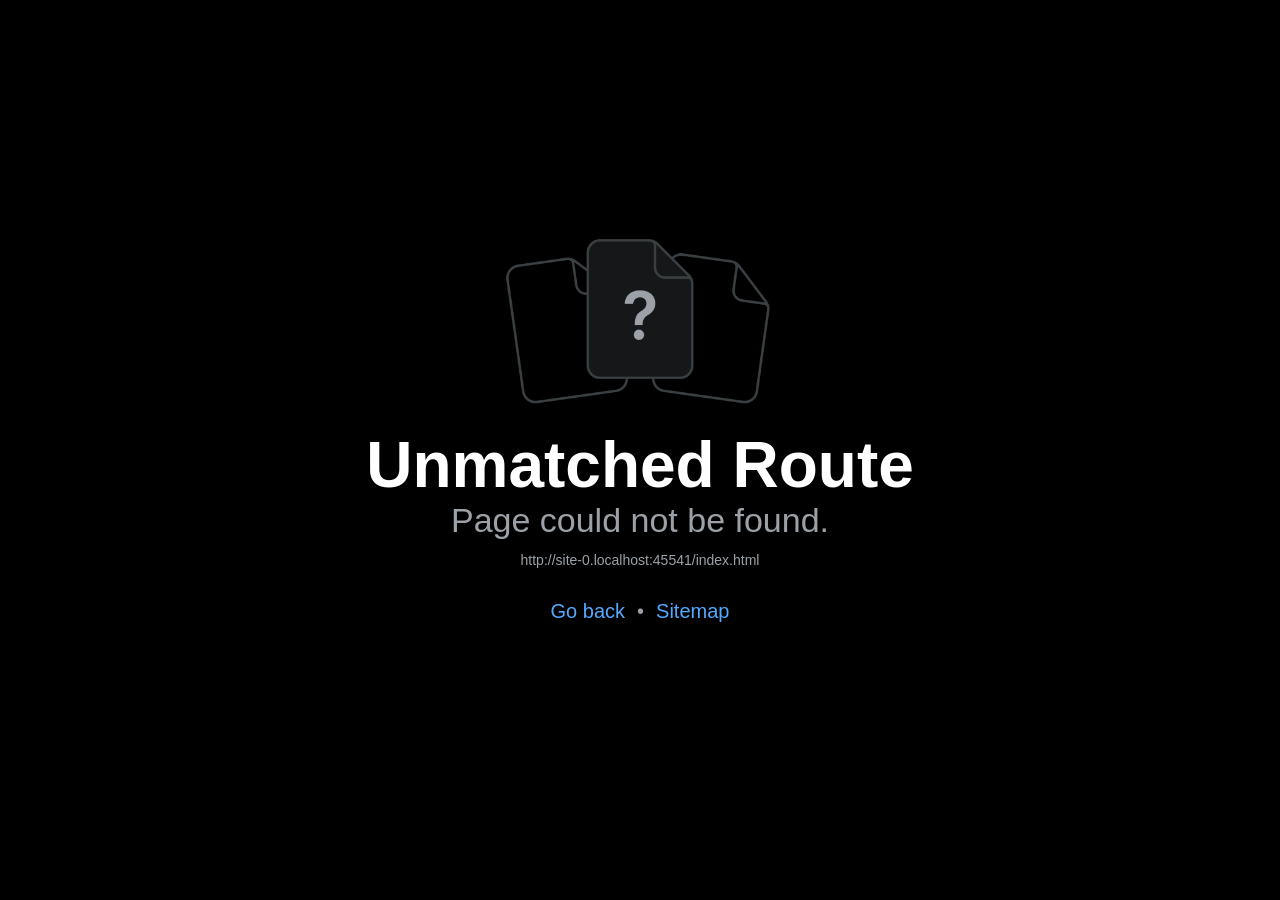
<file: index.html>
<!DOCTYPE html>
<html lang="en">
  <head>
    <meta charset="utf-8" />
    <meta httpEquiv="X-UA-Compatible" content="IE=edge" />
    <meta name="viewport" content="width=device-width, initial-scale=1, shrink-to-fit=no, viewport-fit=cover" />
    <title>Safe2Sail</title>
    <!-- The `react-native-web` recommended style reset: https://necolas.github.io/react-native-web/docs/setup/#root-element -->
    <style id="expo-reset">
      /* These styles make the body full-height */
      html,
      body {
        height: 100%;
      }
      /* These styles disable body scrolling if you are using <ScrollView> */
      body {
        overflow: hidden;
      }
      /* These styles make the root element full-height */
      #root {
        display: flex;
        height: 100%;
        flex: 1;
      }
    </style>
  <link rel="preload" href="/_expo/static/css/leaflet-df687fead8c4838a4e6b8bcb2f176a0e.css" as="style"><link rel="stylesheet" href="/_expo/static/css/leaflet-df687fead8c4838a4e6b8bcb2f176a0e.css"><link rel="icon" href="/favicon.ico" /><link rel="icon" type="image/svg+xml" href="data:image/svg+xml,%3Csvg xmlns=%27http://www.w3.org/2000/svg%27 viewBox=%270 0 100 100%27%3E%3Crect width=%27100%27 height=%27100%27 rx=%2722%27 fill=%27%230B2545%27/%3E%3Crect x=%2726%27 y=%2716%27 width=%272.6%27 height=%2766%27 rx=%271.3%27 fill=%27%23D4A24C%27/%3E%3Cpath d=%27M18 80 Q 50 92, 82 80 L 78 86 Q 50 96, 22 86 Z%27 fill=%27%23D4A24C%27/%3E%3Cpath d=%27M25.4 74 L 25.4 30 C 16 48, 15 64, 18 74 Z%27 fill=%27%23D4A24C%27 opacity=%270.9%27/%3E%3Cpath d=%27M28.6 18 C 55 24, 70 46, 72 74 L 28.6 74 Z%27 fill=%27%23123054%27 stroke=%27%23D4A24C%27 stroke-width=%272%27 stroke-linejoin=%27round%27/%3E%3Cpath d=%27M38 56 L 47 65 L 64 40%27 fill=%27none%27 stroke=%27%23EEF4ED%27 stroke-width=%275.5%27 stroke-linecap=%27round%27 stroke-linejoin=%27round%27/%3E%3C/svg%3E"><link rel="apple-touch-icon" href="/apple-touch-icon.png"><meta name="apple-mobile-web-app-title" content="Safe2Sail"><meta name="theme-color" content="#0B2545"><style>html,body{height:100%;overscroll-behavior:none}#root{height:100%}@supports (height:100dvh){html,body,#root{height:100dvh}}</style></head>

  <body>
    <!-- Use static rendering with Expo Router to support running without JavaScript. -->
    <noscript>
      You need to enable JavaScript to run this app.
    </noscript>
    <!-- The root element for your Expo app. -->
    <div id="root"></div>
  <script src="/_expo/static/js/web/entry-2a552ae8f6c14b2d1c6d78347f9272bd.js" defer></script>
</body>
</html>
</file>
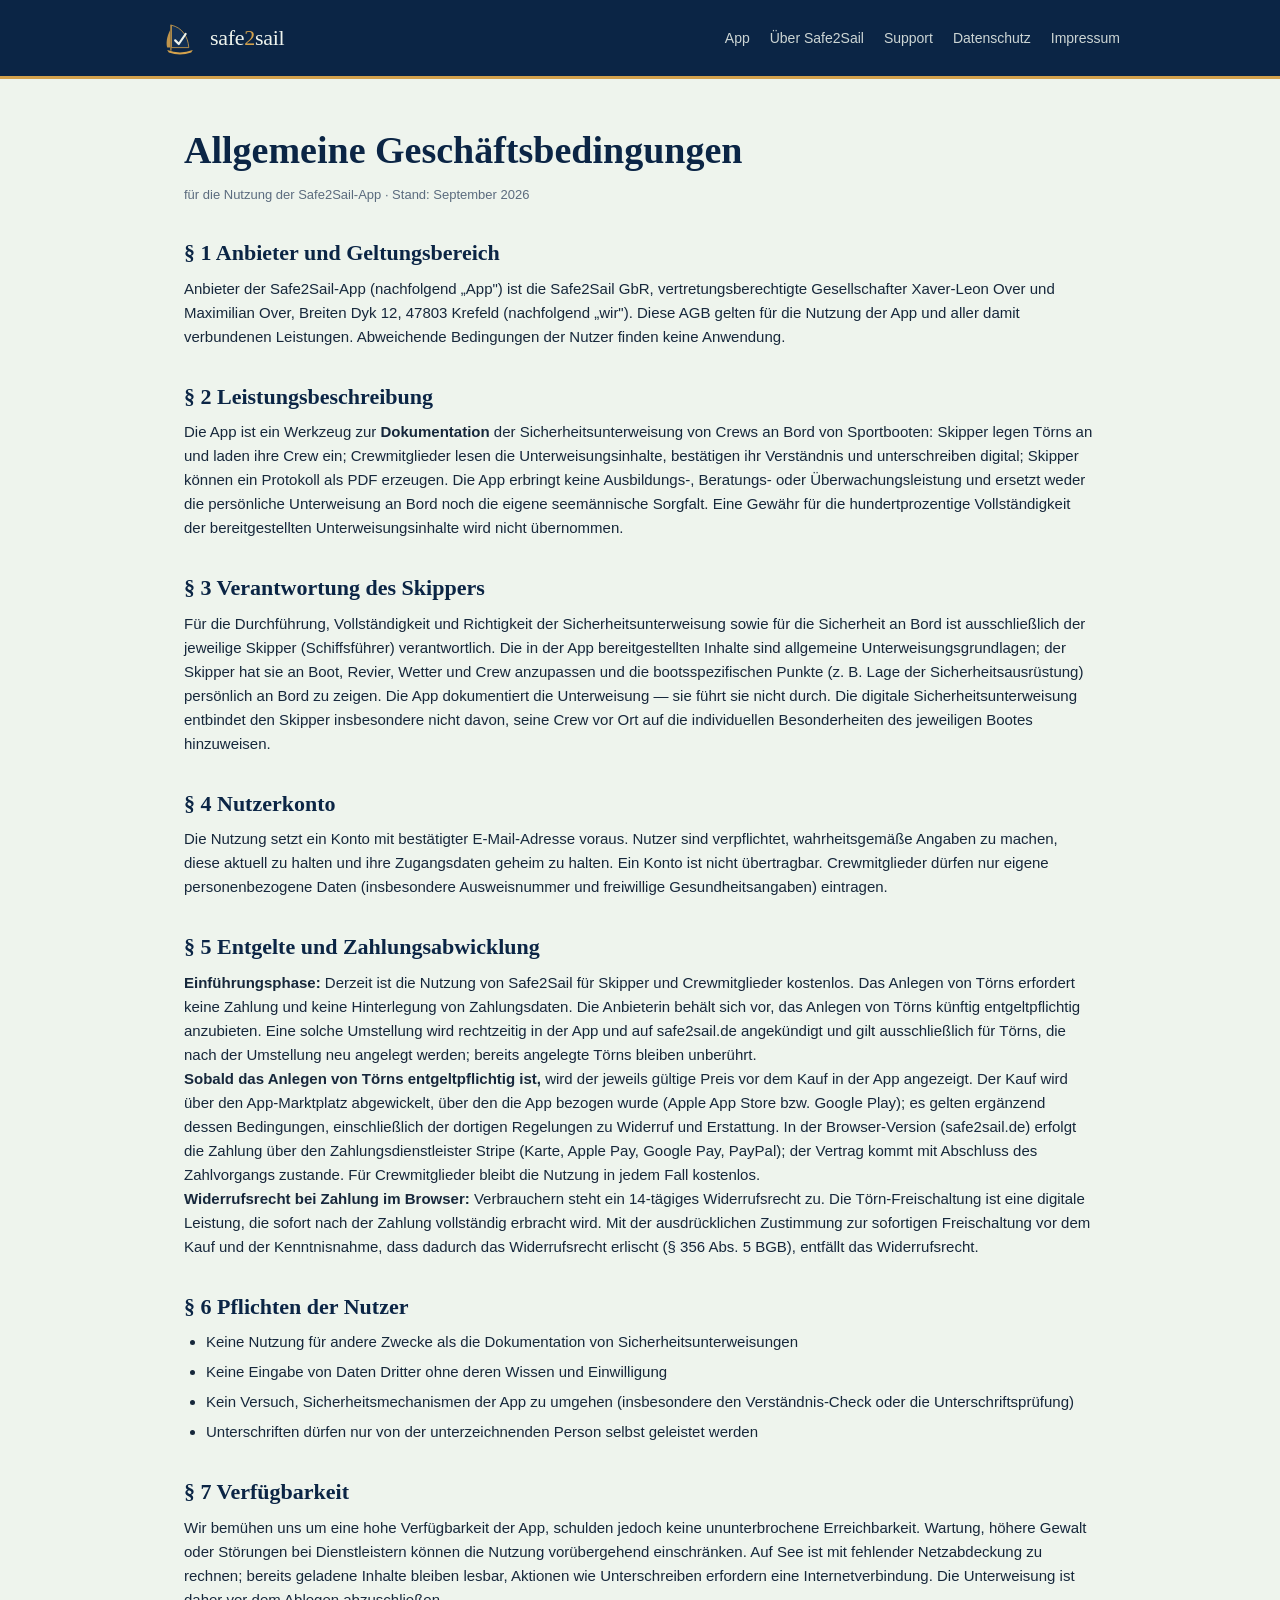
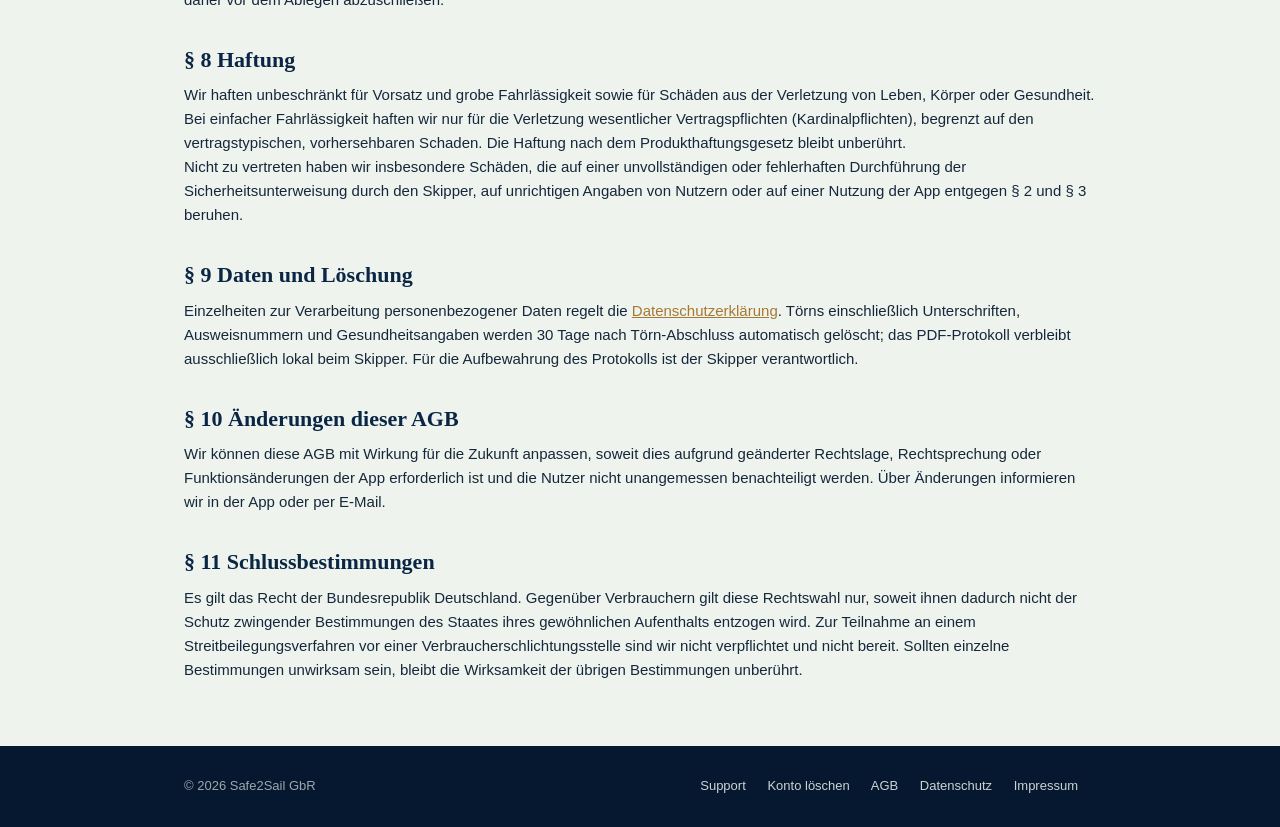
<file: agb.html>
<!DOCTYPE html>
<html lang="de">
<head>
  <meta charset="UTF-8" />
  <meta name="viewport" content="width=device-width, initial-scale=1.0" />
  <title>AGB — Safe2Sail</title>
  <meta name="robots" content="noindex" />
  <link rel="icon" href="data:image/svg+xml,%3Csvg%20xmlns%3D%22http%3A//www.w3.org/2000/svg%22%20viewBox%3D%220%200%20100%20100%22%3E%3Crect%20width%3D%22100%22%20height%3D%22100%22%20rx%3D%2222%22%20fill%3D%22%230B2545%22/%3E%3Crect%20x%3D%2226%22%20y%3D%2216%22%20width%3D%222.6%22%20height%3D%2266%22%20rx%3D%221.3%22%20fill%3D%22%23D4A24C%22/%3E%3Cpath%20d%3D%22M18%2080%20Q%2050%2092%2C%2082%2080%20L%2078%2086%20Q%2050%2096%2C%2022%2086%20Z%22%20fill%3D%22%23D4A24C%22/%3E%3Cpath%20d%3D%22M25.4%2074%20L%2025.4%2030%20C%2016%2048%2C%2015%2064%2C%2018%2074%20Z%22%20fill%3D%22%23D4A24C%22%20opacity%3D%220.9%22/%3E%3Cpath%20d%3D%22M28.6%2018%20C%2055%2024%2C%2070%2046%2C%2072%2074%20L%2028.6%2074%20Z%22%20fill%3D%22%23123054%22%20stroke%3D%22%23D4A24C%22%20stroke-width%3D%222%22%20stroke-linejoin%3D%22round%22/%3E%3Cpath%20d%3D%22M38%2056%20L%2047%2065%20L%2064%2040%22%20fill%3D%22none%22%20stroke%3D%22%23EEF4ED%22%20stroke-width%3D%225.5%22%20stroke-linecap%3D%22round%22%20stroke-linejoin%3D%22round%22/%3E%3C/svg%3E" />
  <meta name="theme-color" content="#0B2545" />
  <link rel="stylesheet" href="style.css" />
</head>
<body>

<header class="site">
  <div class="wrap nav">
    <a class="brand" href="/">
      <svg viewBox="0 0 100 100" aria-hidden="true"><rect x="26" y="16" width="2.6" height="66" rx="1.3" fill="#D4A24C"/><path d="M18 80 Q 50 92, 82 80 L 78 86 Q 50 96, 22 86 Z" fill="#D4A24C"/><path d="M28.6 18 C 55 24, 70 46, 72 74 L 28.6 74 Z" fill="#123054" stroke="#D4A24C" stroke-width="2" stroke-linejoin="round"/><path d="M25.4 74 L 25.4 30 C 16 48, 15 64, 18 74 Z" fill="#D4A24C" opacity="0.9"/><path d="M38 56 L 47 65 L 64 40" fill="none" stroke="#EEF4ED" stroke-width="5.5" stroke-linecap="round" stroke-linejoin="round"/></svg>
      <span class="wordmark">safe<span class="two">2</span>sail</span>
    </a>
    <nav class="nav-links">
      <a href="/">App</a>
      <a href="info.html">Über Safe2Sail</a>
      <a href="support.html">Support</a>
      <a href="datenschutz.html">Datenschutz</a>
      <a href="impressum.html">Impressum</a>
    </nav>
  </div>
</header>

<main class="page">
  <div class="wrap">
    <h1>Allgemeine Geschäftsbedingungen</h1>
    <p class="updated">für die Nutzung der Safe2Sail-App · Stand: September 2026</p>

    <h2>§ 1 Anbieter und Geltungsbereich</h2>
    <p>
      Anbieter der Safe2Sail-App (nachfolgend „App") ist die Safe2Sail GbR,
      vertretungsberechtigte Gesellschafter Xaver-Leon Over und Maximilian Over,
      Breiten Dyk 12, 47803 Krefeld (nachfolgend „wir"). Diese AGB gelten für die
      Nutzung der App und aller damit verbundenen Leistungen. Abweichende
      Bedingungen der Nutzer finden keine Anwendung.
    </p>

    <h2>§ 2 Leistungsbeschreibung</h2>
    <p>
      Die App ist ein Werkzeug zur <strong>Dokumentation</strong> der
      Sicherheitsunterweisung von Crews an Bord von Sportbooten: Skipper legen Törns an
      und laden ihre Crew ein; Crewmitglieder lesen die Unterweisungsinhalte, bestätigen
      ihr Verständnis und unterschreiben digital; Skipper können ein Protokoll als PDF
      erzeugen. Die App erbringt keine Ausbildungs-, Beratungs- oder
      Überwachungsleistung und ersetzt weder die persönliche Unterweisung an Bord noch
      die eigene seemännische Sorgfalt. Eine Gewähr für die hundertprozentige
      Vollständigkeit der bereitgestellten Unterweisungsinhalte wird nicht übernommen.
    </p>

    <h2>§ 3 Verantwortung des Skippers</h2>
    <p>
      Für die Durchführung, Vollständigkeit und Richtigkeit der Sicherheitsunterweisung
      sowie für die Sicherheit an Bord ist ausschließlich der jeweilige Skipper
      (Schiffsführer) verantwortlich. Die in der App bereitgestellten Inhalte sind
      allgemeine Unterweisungsgrundlagen; der Skipper hat sie an Boot, Revier, Wetter
      und Crew anzupassen und die bootsspezifischen Punkte (z. B. Lage der
      Sicherheitsausrüstung) persönlich an Bord zu zeigen. Die App dokumentiert die
      Unterweisung — sie führt sie nicht durch. Die digitale Sicherheitsunterweisung
      entbindet den Skipper insbesondere nicht davon, seine Crew vor Ort auf die
      individuellen Besonderheiten des jeweiligen Bootes hinzuweisen.
    </p>

    <h2>§ 4 Nutzerkonto</h2>
    <p>
      Die Nutzung setzt ein Konto mit bestätigter E-Mail-Adresse voraus. Nutzer sind
      verpflichtet, wahrheitsgemäße Angaben zu machen, diese aktuell zu halten und ihre
      Zugangsdaten geheim zu halten. Ein Konto ist nicht übertragbar. Crewmitglieder
      dürfen nur eigene personenbezogene Daten (insbesondere Ausweisnummer und
      freiwillige Gesundheitsangaben) eintragen.
    </p>

    <h2>§ 5 Entgelte und Zahlungsabwicklung</h2>
    <p>
      <strong>Einführungsphase:</strong> Derzeit ist die Nutzung von Safe2Sail für Skipper
      und Crewmitglieder kostenlos. Das Anlegen von Törns erfordert keine Zahlung und keine
      Hinterlegung von Zahlungsdaten. Die Anbieterin behält sich vor, das Anlegen von Törns
      künftig entgeltpflichtig anzubieten. Eine solche Umstellung wird rechtzeitig in der
      App und auf safe2sail.de angekündigt und gilt ausschließlich für Törns, die nach der
      Umstellung neu angelegt werden; bereits angelegte Törns bleiben unberührt.
    </p>
    <p>
      <strong>Sobald das Anlegen von Törns entgeltpflichtig ist,</strong> wird der jeweils
      gültige Preis vor dem Kauf in der App angezeigt. Der Kauf wird über den App-Marktplatz
      abgewickelt, über den die App bezogen wurde (Apple App Store bzw. Google Play); es
      gelten ergänzend dessen Bedingungen, einschließlich der dortigen Regelungen zu Widerruf
      und Erstattung. In der Browser-Version (safe2sail.de) erfolgt die Zahlung über den
      Zahlungsdienstleister Stripe (Karte, Apple Pay, Google Pay, PayPal); der Vertrag kommt
      mit Abschluss des Zahlvorgangs zustande. Für Crewmitglieder bleibt die Nutzung in jedem
      Fall kostenlos.
    </p>
    <p>
      <strong>Widerrufsrecht bei Zahlung im Browser:</strong> Verbrauchern steht ein
      14-tägiges Widerrufsrecht zu. Die Törn-Freischaltung ist eine digitale Leistung, die
      sofort nach der Zahlung vollständig erbracht wird. Mit der ausdrücklichen Zustimmung
      zur sofortigen Freischaltung vor dem Kauf und der Kenntnisnahme, dass dadurch das
      Widerrufsrecht erlischt (§ 356 Abs. 5 BGB), entfällt das Widerrufsrecht.
    </p>

    <h2>§ 6 Pflichten der Nutzer</h2>
    <ul>
      <li>Keine Nutzung für andere Zwecke als die Dokumentation von Sicherheitsunterweisungen</li>
      <li>Keine Eingabe von Daten Dritter ohne deren Wissen und Einwilligung</li>
      <li>Kein Versuch, Sicherheitsmechanismen der App zu umgehen (insbesondere den Verständnis-Check oder die Unterschriftsprüfung)</li>
      <li>Unterschriften dürfen nur von der unterzeichnenden Person selbst geleistet werden</li>
    </ul>

    <h2>§ 7 Verfügbarkeit</h2>
    <p>
      Wir bemühen uns um eine hohe Verfügbarkeit der App, schulden jedoch keine
      ununterbrochene Erreichbarkeit. Wartung, höhere Gewalt oder Störungen bei
      Dienstleistern können die Nutzung vorübergehend einschränken. Auf See ist mit
      fehlender Netzabdeckung zu rechnen; bereits geladene Inhalte bleiben lesbar,
      Aktionen wie Unterschreiben erfordern eine Internetverbindung. Die Unterweisung
      ist daher vor dem Ablegen abzuschließen.
    </p>

    <h2>§ 8 Haftung</h2>
    <p>
      Wir haften unbeschränkt für Vorsatz und grobe Fahrlässigkeit sowie für Schäden aus
      der Verletzung von Leben, Körper oder Gesundheit. Bei einfacher Fahrlässigkeit
      haften wir nur für die Verletzung wesentlicher Vertragspflichten
      (Kardinalpflichten), begrenzt auf den vertragstypischen, vorhersehbaren Schaden.
      Die Haftung nach dem Produkthaftungsgesetz bleibt unberührt.
    </p>
    <p>
      Nicht zu vertreten haben wir insbesondere Schäden, die auf einer unvollständigen
      oder fehlerhaften Durchführung der Sicherheitsunterweisung durch den Skipper, auf
      unrichtigen Angaben von Nutzern oder auf einer Nutzung der App entgegen § 2 und
      § 3 beruhen.
    </p>

    <h2>§ 9 Daten und Löschung</h2>
    <p>
      Einzelheiten zur Verarbeitung personenbezogener Daten regelt die
      <a href="datenschutz.html">Datenschutzerklärung</a>. Törns einschließlich
      Unterschriften, Ausweisnummern und Gesundheitsangaben werden 30 Tage nach
      Törn-Abschluss automatisch gelöscht; das PDF-Protokoll verbleibt ausschließlich
      lokal beim Skipper. Für die Aufbewahrung des Protokolls ist der Skipper
      verantwortlich.
    </p>

    <h2>§ 10 Änderungen dieser AGB</h2>
    <p>
      Wir können diese AGB mit Wirkung für die Zukunft anpassen, soweit dies aufgrund
      geänderter Rechtslage, Rechtsprechung oder Funktionsänderungen der App
      erforderlich ist und die Nutzer nicht unangemessen benachteiligt werden.
      Über Änderungen informieren wir in der App oder per E-Mail.
    </p>

    <h2>§ 11 Schlussbestimmungen</h2>
    <p>
      Es gilt das Recht der Bundesrepublik Deutschland. Gegenüber Verbrauchern gilt
      diese Rechtswahl nur, soweit ihnen dadurch nicht der Schutz zwingender
      Bestimmungen des Staates ihres gewöhnlichen Aufenthalts entzogen wird. Zur
      Teilnahme an einem Streitbeilegungsverfahren vor einer
      Verbraucherschlichtungsstelle sind wir nicht verpflichtet und nicht bereit.
      Sollten einzelne Bestimmungen unwirksam sein, bleibt die Wirksamkeit der übrigen
      Bestimmungen unberührt.
    </p>
  </div>
</main>

<footer class="site">
  <div class="wrap">
    <span>© 2026 Safe2Sail GbR</span>
    <span>
      <a href="support.html">Support</a>
      <a href="konto-loeschen.html">Konto löschen</a>
      <a href="agb.html">AGB</a>
      <a href="datenschutz.html">Datenschutz</a>
      <a href="impressum.html">Impressum</a>
    </span>
  </div>
</footer>

</body>
</html>
</file>
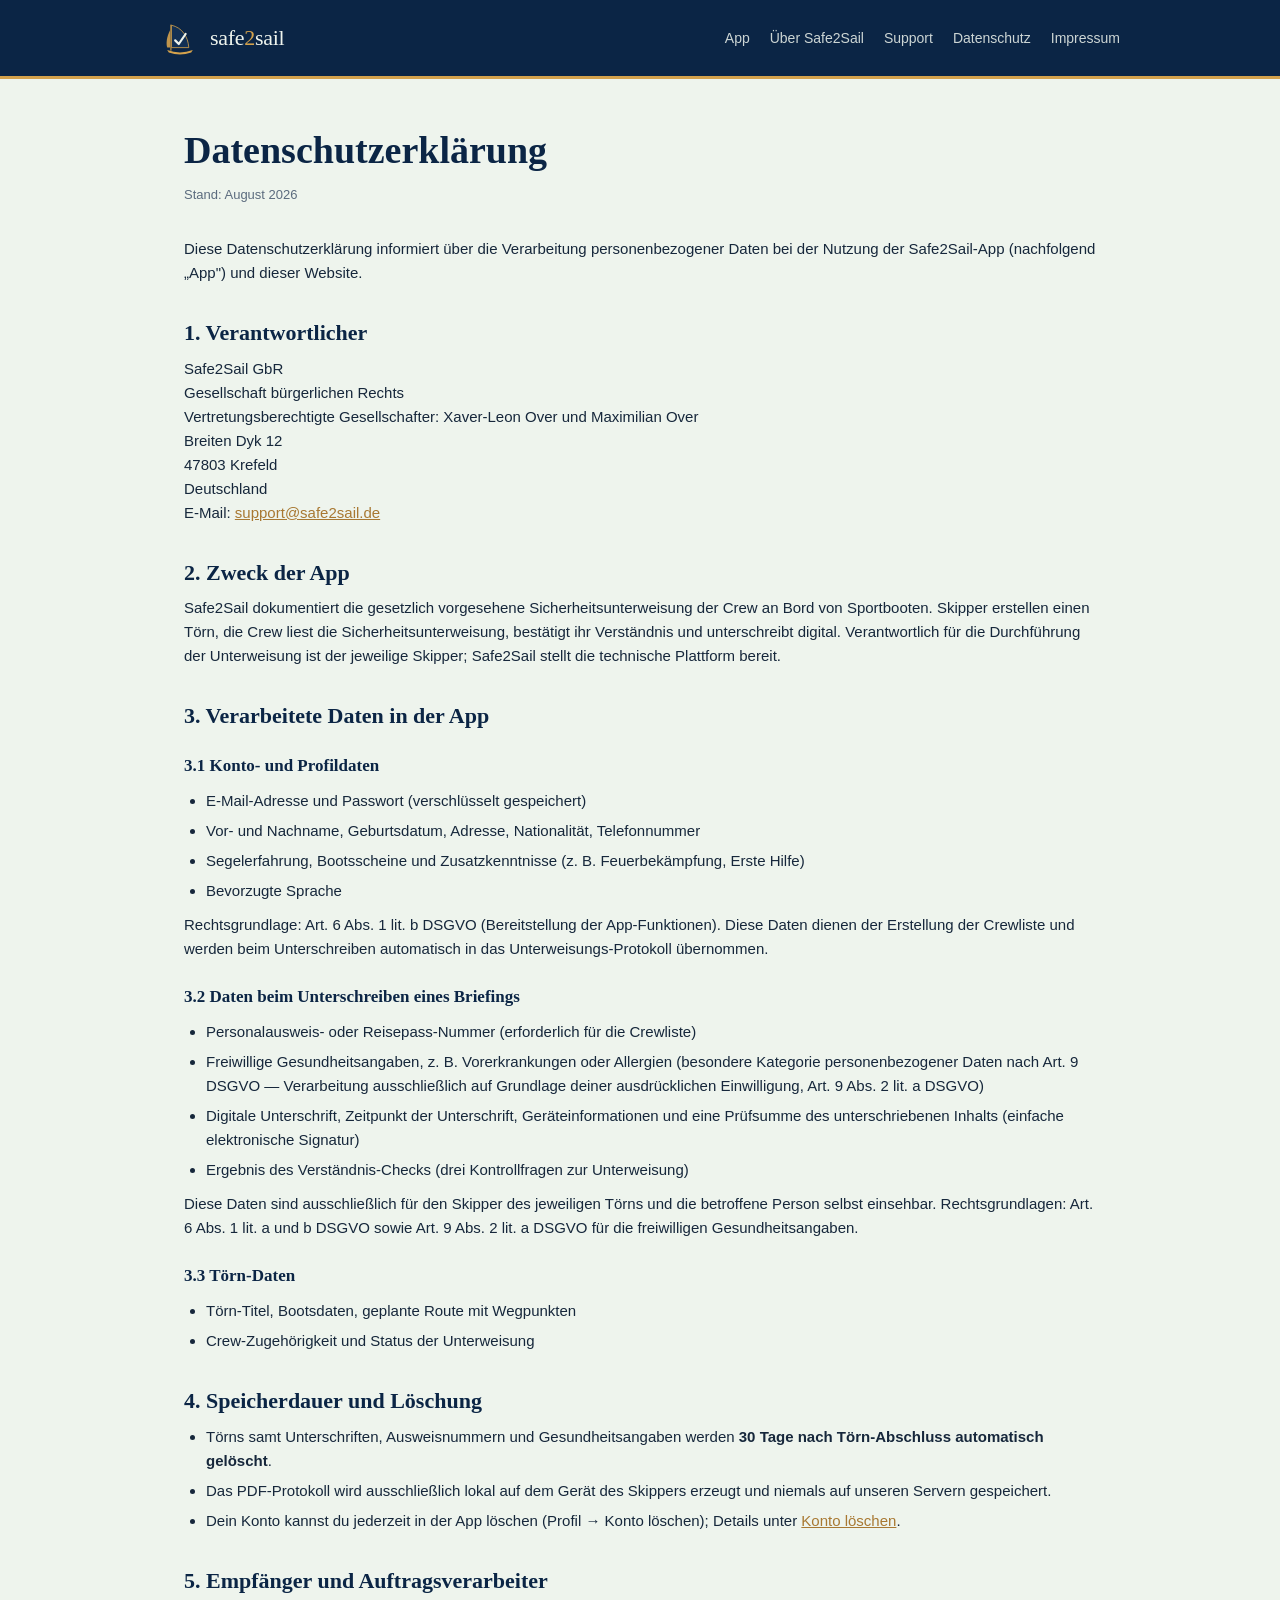
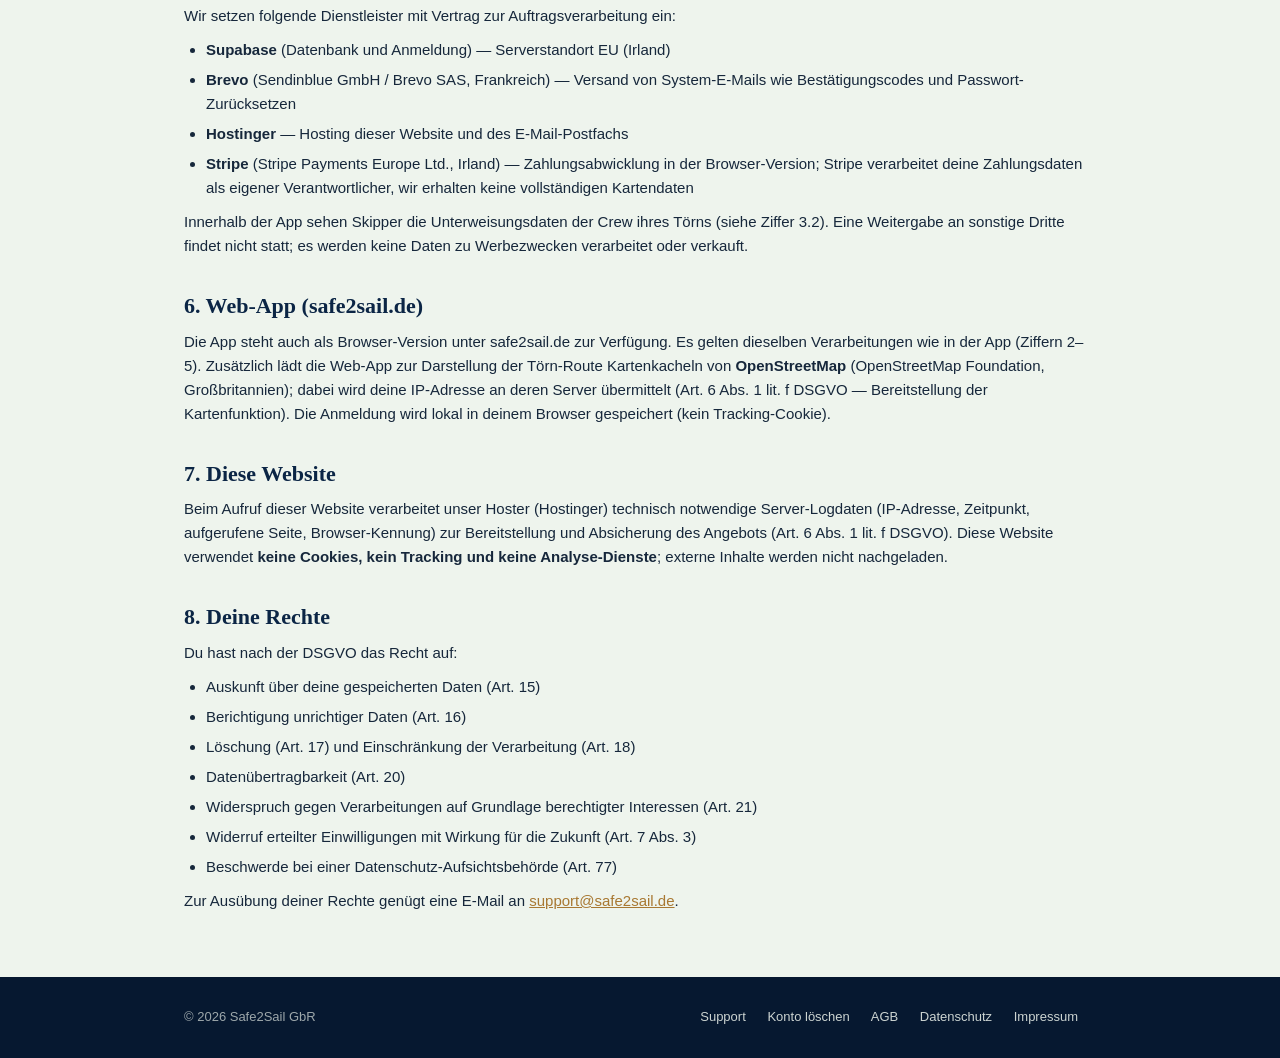
<file: datenschutz.html>
<!DOCTYPE html>
<html lang="de">
<head>
  <meta charset="UTF-8" />
  <meta name="viewport" content="width=device-width, initial-scale=1.0" />
  <title>Datenschutzerklärung — Safe2Sail</title>
  <meta name="robots" content="noindex" />
  <link rel="icon" href="data:image/svg+xml,%3Csvg%20xmlns%3D%22http%3A//www.w3.org/2000/svg%22%20viewBox%3D%220%200%20100%20100%22%3E%3Crect%20width%3D%22100%22%20height%3D%22100%22%20rx%3D%2222%22%20fill%3D%22%230B2545%22/%3E%3Crect%20x%3D%2226%22%20y%3D%2216%22%20width%3D%222.6%22%20height%3D%2266%22%20rx%3D%221.3%22%20fill%3D%22%23D4A24C%22/%3E%3Cpath%20d%3D%22M18%2080%20Q%2050%2092%2C%2082%2080%20L%2078%2086%20Q%2050%2096%2C%2022%2086%20Z%22%20fill%3D%22%23D4A24C%22/%3E%3Cpath%20d%3D%22M25.4%2074%20L%2025.4%2030%20C%2016%2048%2C%2015%2064%2C%2018%2074%20Z%22%20fill%3D%22%23D4A24C%22%20opacity%3D%220.9%22/%3E%3Cpath%20d%3D%22M28.6%2018%20C%2055%2024%2C%2070%2046%2C%2072%2074%20L%2028.6%2074%20Z%22%20fill%3D%22%23123054%22%20stroke%3D%22%23D4A24C%22%20stroke-width%3D%222%22%20stroke-linejoin%3D%22round%22/%3E%3Cpath%20d%3D%22M38%2056%20L%2047%2065%20L%2064%2040%22%20fill%3D%22none%22%20stroke%3D%22%23EEF4ED%22%20stroke-width%3D%225.5%22%20stroke-linecap%3D%22round%22%20stroke-linejoin%3D%22round%22/%3E%3C/svg%3E" />
  <meta name="theme-color" content="#0B2545" />
  <link rel="stylesheet" href="style.css" />
</head>
<body>

<header class="site">
  <div class="wrap nav">
    <a class="brand" href="/">
      <svg viewBox="0 0 100 100" aria-hidden="true"><rect x="26" y="16" width="2.6" height="66" rx="1.3" fill="#D4A24C"/><path d="M18 80 Q 50 92, 82 80 L 78 86 Q 50 96, 22 86 Z" fill="#D4A24C"/><path d="M28.6 18 C 55 24, 70 46, 72 74 L 28.6 74 Z" fill="#123054" stroke="#D4A24C" stroke-width="2" stroke-linejoin="round"/><path d="M25.4 74 L 25.4 30 C 16 48, 15 64, 18 74 Z" fill="#D4A24C" opacity="0.9"/><path d="M38 56 L 47 65 L 64 40" fill="none" stroke="#EEF4ED" stroke-width="5.5" stroke-linecap="round" stroke-linejoin="round"/></svg>
      <span class="wordmark">safe<span class="two">2</span>sail</span>
    </a>
    <nav class="nav-links">
      <a href="/">App</a>
      <a href="info.html">Über Safe2Sail</a>
      <a href="support.html">Support</a>
      <a href="datenschutz.html">Datenschutz</a>
      <a href="impressum.html">Impressum</a>
    </nav>
  </div>
</header>

<main class="page">
  <div class="wrap">
    <h1>Datenschutzerklärung</h1>
    <p class="updated">Stand: August 2026</p>

    <p>
      Diese Datenschutzerklärung informiert über die Verarbeitung personenbezogener Daten
      bei der Nutzung der Safe2Sail-App (nachfolgend „App") und dieser Website.
    </p>

    <h2>1. Verantwortlicher</h2>
    <p>
      Safe2Sail GbR<br />
      Gesellschaft bürgerlichen Rechts<br />
      Vertretungsberechtigte Gesellschafter: Xaver-Leon Over und Maximilian Over<br />
      Breiten Dyk 12<br />
      47803 Krefeld<br />
      Deutschland<br />
      E-Mail: <a href="mailto:support@safe2sail.de">support@safe2sail.de</a>
    </p>

    <h2>2. Zweck der App</h2>
    <p>
      Safe2Sail dokumentiert die gesetzlich vorgesehene Sicherheitsunterweisung der Crew
      an Bord von Sportbooten. Skipper erstellen einen Törn, die Crew liest die
      Sicherheitsunterweisung, bestätigt ihr Verständnis und unterschreibt digital.
      Verantwortlich für die Durchführung der Unterweisung ist der jeweilige Skipper;
      Safe2Sail stellt die technische Plattform bereit.
    </p>

    <h2>3. Verarbeitete Daten in der App</h2>

    <h3>3.1 Konto- und Profildaten</h3>
    <ul>
      <li>E-Mail-Adresse und Passwort (verschlüsselt gespeichert)</li>
      <li>Vor- und Nachname, Geburtsdatum, Adresse, Nationalität, Telefonnummer</li>
      <li>Segelerfahrung, Bootsscheine und Zusatzkenntnisse (z. B. Feuerbekämpfung, Erste Hilfe)</li>
      <li>Bevorzugte Sprache</li>
    </ul>
    <p>
      Rechtsgrundlage: Art. 6 Abs. 1 lit. b DSGVO (Bereitstellung der App-Funktionen).
      Diese Daten dienen der Erstellung der Crewliste und werden beim Unterschreiben
      automatisch in das Unterweisungs-Protokoll übernommen.
    </p>

    <h3>3.2 Daten beim Unterschreiben eines Briefings</h3>
    <ul>
      <li>Personalausweis- oder Reisepass-Nummer (erforderlich für die Crewliste)</li>
      <li>Freiwillige Gesundheitsangaben, z. B. Vorerkrankungen oder Allergien
        (besondere Kategorie personenbezogener Daten nach Art. 9 DSGVO — Verarbeitung
        ausschließlich auf Grundlage deiner ausdrücklichen Einwilligung,
        Art. 9 Abs. 2 lit. a DSGVO)</li>
      <li>Digitale Unterschrift, Zeitpunkt der Unterschrift, Geräteinformationen und
        eine Prüfsumme des unterschriebenen Inhalts (einfache elektronische Signatur)</li>
      <li>Ergebnis des Verständnis-Checks (drei Kontrollfragen zur Unterweisung)</li>
    </ul>
    <p>
      Diese Daten sind ausschließlich für den Skipper des jeweiligen Törns und die
      betroffene Person selbst einsehbar. Rechtsgrundlagen: Art. 6 Abs. 1 lit. a und b DSGVO
      sowie Art. 9 Abs. 2 lit. a DSGVO für die freiwilligen Gesundheitsangaben.
    </p>

    <h3>3.3 Törn-Daten</h3>
    <ul>
      <li>Törn-Titel, Bootsdaten, geplante Route mit Wegpunkten</li>
      <li>Crew-Zugehörigkeit und Status der Unterweisung</li>
    </ul>

    <h2>4. Speicherdauer und Löschung</h2>
    <ul>
      <li>Törns samt Unterschriften, Ausweisnummern und Gesundheitsangaben werden
        <strong>30 Tage nach Törn-Abschluss automatisch gelöscht</strong>.</li>
      <li>Das PDF-Protokoll wird ausschließlich lokal auf dem Gerät des Skippers erzeugt
        und niemals auf unseren Servern gespeichert.</li>
      <li>Dein Konto kannst du jederzeit in der App löschen (Profil → Konto löschen);
        Details unter <a href="konto-loeschen.html">Konto löschen</a>.</li>
    </ul>

    <h2>5. Empfänger und Auftragsverarbeiter</h2>
    <p>Wir setzen folgende Dienstleister mit Vertrag zur Auftragsverarbeitung ein:</p>
    <ul>
      <li><strong>Supabase</strong> (Datenbank und Anmeldung) — Serverstandort EU (Irland)</li>
      <li><strong>Brevo</strong> (Sendinblue GmbH / Brevo SAS, Frankreich) — Versand von
        System-E-Mails wie Bestätigungscodes und Passwort-Zurücksetzen</li>
      <li><strong>Hostinger</strong> — Hosting dieser Website und des E-Mail-Postfachs</li>
      <li><strong>Stripe</strong> (Stripe Payments Europe Ltd., Irland) — Zahlungsabwicklung
        in der Browser-Version; Stripe verarbeitet deine Zahlungsdaten als eigener
        Verantwortlicher, wir erhalten keine vollständigen Kartendaten</li>
    </ul>
    <p>
      Innerhalb der App sehen Skipper die Unterweisungsdaten der Crew ihres Törns
      (siehe Ziffer 3.2). Eine Weitergabe an sonstige Dritte findet nicht statt;
      es werden keine Daten zu Werbezwecken verarbeitet oder verkauft.
    </p>

    <h2>6. Web-App (safe2sail.de)</h2>
    <p>
      Die App steht auch als Browser-Version unter safe2sail.de zur Verfügung. Es
      gelten dieselben Verarbeitungen wie in der App (Ziffern 2–5). Zusätzlich lädt die
      Web-App zur Darstellung der Törn-Route Kartenkacheln von
      <strong>OpenStreetMap</strong> (OpenStreetMap Foundation, Großbritannien); dabei
      wird deine IP-Adresse an deren Server übermittelt (Art. 6 Abs. 1 lit. f DSGVO —
      Bereitstellung der Kartenfunktion). Die Anmeldung wird lokal in deinem Browser
      gespeichert (kein Tracking-Cookie).
    </p>

    <h2>7. Diese Website</h2>
    <p>
      Beim Aufruf dieser Website verarbeitet unser Hoster (Hostinger) technisch notwendige
      Server-Logdaten (IP-Adresse, Zeitpunkt, aufgerufene Seite, Browser-Kennung) zur
      Bereitstellung und Absicherung des Angebots (Art. 6 Abs. 1 lit. f DSGVO).
      Diese Website verwendet <strong>keine Cookies, kein Tracking und keine
      Analyse-Dienste</strong>; externe Inhalte werden nicht nachgeladen.
    </p>

    <h2>8. Deine Rechte</h2>
    <p>Du hast nach der DSGVO das Recht auf:</p>
    <ul>
      <li>Auskunft über deine gespeicherten Daten (Art. 15)</li>
      <li>Berichtigung unrichtiger Daten (Art. 16)</li>
      <li>Löschung (Art. 17) und Einschränkung der Verarbeitung (Art. 18)</li>
      <li>Datenübertragbarkeit (Art. 20)</li>
      <li>Widerspruch gegen Verarbeitungen auf Grundlage berechtigter Interessen (Art. 21)</li>
      <li>Widerruf erteilter Einwilligungen mit Wirkung für die Zukunft (Art. 7 Abs. 3)</li>
      <li>Beschwerde bei einer Datenschutz-Aufsichtsbehörde (Art. 77)</li>
    </ul>
    <p>
      Zur Ausübung deiner Rechte genügt eine E-Mail an
      <a href="mailto:support@safe2sail.de">support@safe2sail.de</a>.
    </p>
  </div>
</main>

<footer class="site">
  <div class="wrap">
    <span>© 2026 Safe2Sail GbR</span>
    <span>
      <a href="support.html">Support</a>
      <a href="konto-loeschen.html">Konto löschen</a>
      <a href="agb.html">AGB</a>
      <a href="datenschutz.html">Datenschutz</a>
      <a href="impressum.html">Impressum</a>
    </span>
  </div>
</footer>

</body>
</html>
</file>
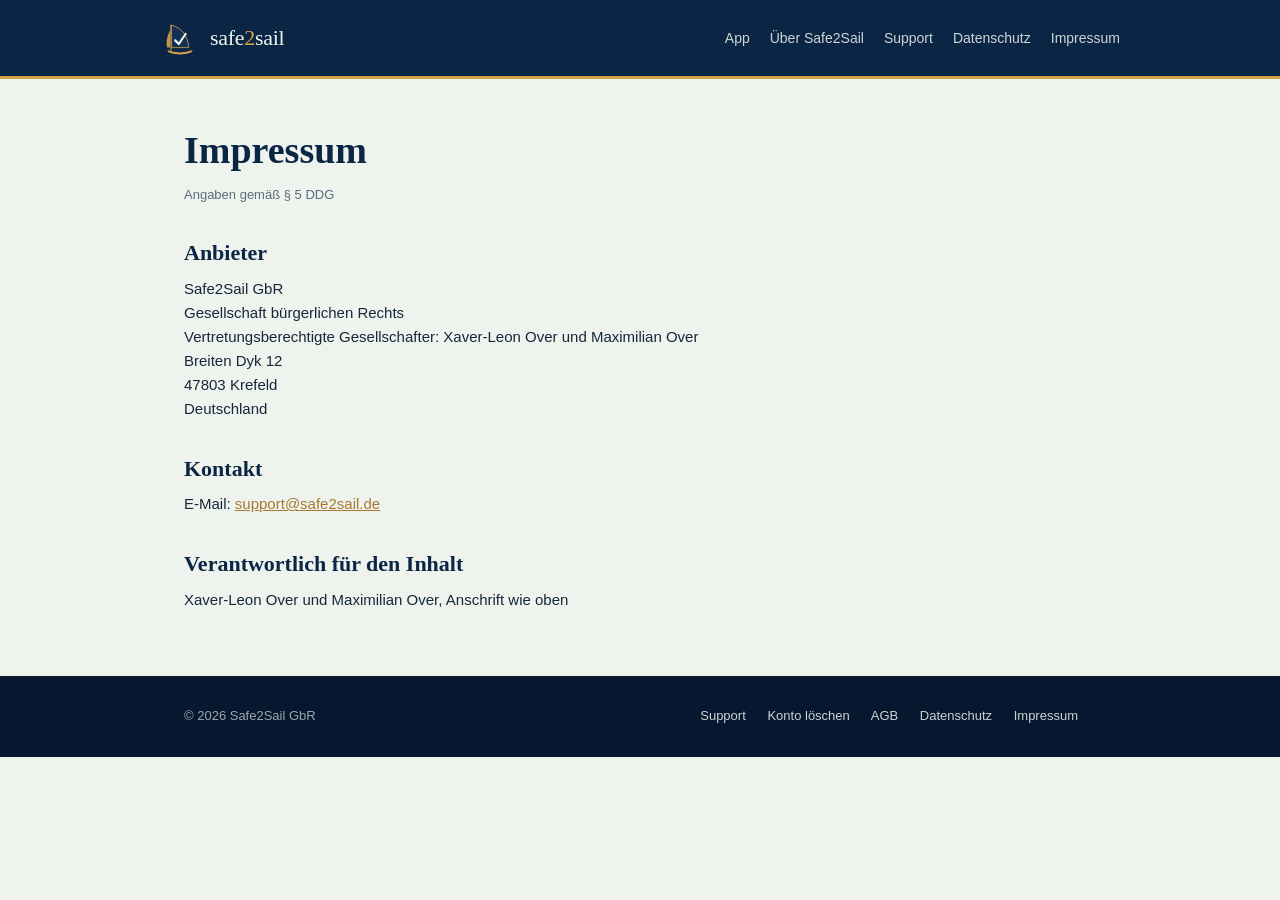
<file: impressum.html>
<!DOCTYPE html>
<html lang="de">
<head>
  <meta charset="UTF-8" />
  <meta name="viewport" content="width=device-width, initial-scale=1.0" />
  <title>Impressum — Safe2Sail</title>
  <meta name="robots" content="noindex" />
  <link rel="icon" href="data:image/svg+xml,%3Csvg%20xmlns%3D%22http%3A//www.w3.org/2000/svg%22%20viewBox%3D%220%200%20100%20100%22%3E%3Crect%20width%3D%22100%22%20height%3D%22100%22%20rx%3D%2222%22%20fill%3D%22%230B2545%22/%3E%3Crect%20x%3D%2226%22%20y%3D%2216%22%20width%3D%222.6%22%20height%3D%2266%22%20rx%3D%221.3%22%20fill%3D%22%23D4A24C%22/%3E%3Cpath%20d%3D%22M18%2080%20Q%2050%2092%2C%2082%2080%20L%2078%2086%20Q%2050%2096%2C%2022%2086%20Z%22%20fill%3D%22%23D4A24C%22/%3E%3Cpath%20d%3D%22M25.4%2074%20L%2025.4%2030%20C%2016%2048%2C%2015%2064%2C%2018%2074%20Z%22%20fill%3D%22%23D4A24C%22%20opacity%3D%220.9%22/%3E%3Cpath%20d%3D%22M28.6%2018%20C%2055%2024%2C%2070%2046%2C%2072%2074%20L%2028.6%2074%20Z%22%20fill%3D%22%23123054%22%20stroke%3D%22%23D4A24C%22%20stroke-width%3D%222%22%20stroke-linejoin%3D%22round%22/%3E%3Cpath%20d%3D%22M38%2056%20L%2047%2065%20L%2064%2040%22%20fill%3D%22none%22%20stroke%3D%22%23EEF4ED%22%20stroke-width%3D%225.5%22%20stroke-linecap%3D%22round%22%20stroke-linejoin%3D%22round%22/%3E%3C/svg%3E" />
  <meta name="theme-color" content="#0B2545" />
  <link rel="stylesheet" href="style.css" />
</head>
<body>

<header class="site">
  <div class="wrap nav">
    <a class="brand" href="/">
      <svg viewBox="0 0 100 100" aria-hidden="true"><rect x="26" y="16" width="2.6" height="66" rx="1.3" fill="#D4A24C"/><path d="M18 80 Q 50 92, 82 80 L 78 86 Q 50 96, 22 86 Z" fill="#D4A24C"/><path d="M28.6 18 C 55 24, 70 46, 72 74 L 28.6 74 Z" fill="#123054" stroke="#D4A24C" stroke-width="2" stroke-linejoin="round"/><path d="M25.4 74 L 25.4 30 C 16 48, 15 64, 18 74 Z" fill="#D4A24C" opacity="0.9"/><path d="M38 56 L 47 65 L 64 40" fill="none" stroke="#EEF4ED" stroke-width="5.5" stroke-linecap="round" stroke-linejoin="round"/></svg>
      <span class="wordmark">safe<span class="two">2</span>sail</span>
    </a>
    <nav class="nav-links">
      <a href="/">App</a>
      <a href="info.html">Über Safe2Sail</a>
      <a href="support.html">Support</a>
      <a href="datenschutz.html">Datenschutz</a>
      <a href="impressum.html">Impressum</a>
    </nav>
  </div>
</header>

<main class="page">
  <div class="wrap">
    <h1>Impressum</h1>
    <p class="updated">Angaben gemäß § 5 DDG</p>

    <h2>Anbieter</h2>
    <p>
      Safe2Sail GbR<br />
      Gesellschaft bürgerlichen Rechts<br />
      Vertretungsberechtigte Gesellschafter: Xaver-Leon Over und Maximilian Over<br />
      Breiten Dyk 12<br />
      47803 Krefeld<br />
      Deutschland
    </p>

    <h2>Kontakt</h2>
    <p>
      E-Mail: <a href="mailto:support@safe2sail.de">support@safe2sail.de</a>
    </p>

    <h2>Verantwortlich für den Inhalt</h2>
    <p>
      Xaver-Leon Over und Maximilian Over, Anschrift wie oben
    </p>
  </div>
</main>

<footer class="site">
  <div class="wrap">
    <span>© 2026 Safe2Sail GbR</span>
    <span>
      <a href="support.html">Support</a>
      <a href="konto-loeschen.html">Konto löschen</a>
      <a href="agb.html">AGB</a>
      <a href="datenschutz.html">Datenschutz</a>
      <a href="impressum.html">Impressum</a>
    </span>
  </div>
</footer>

</body>
</html>
</file>
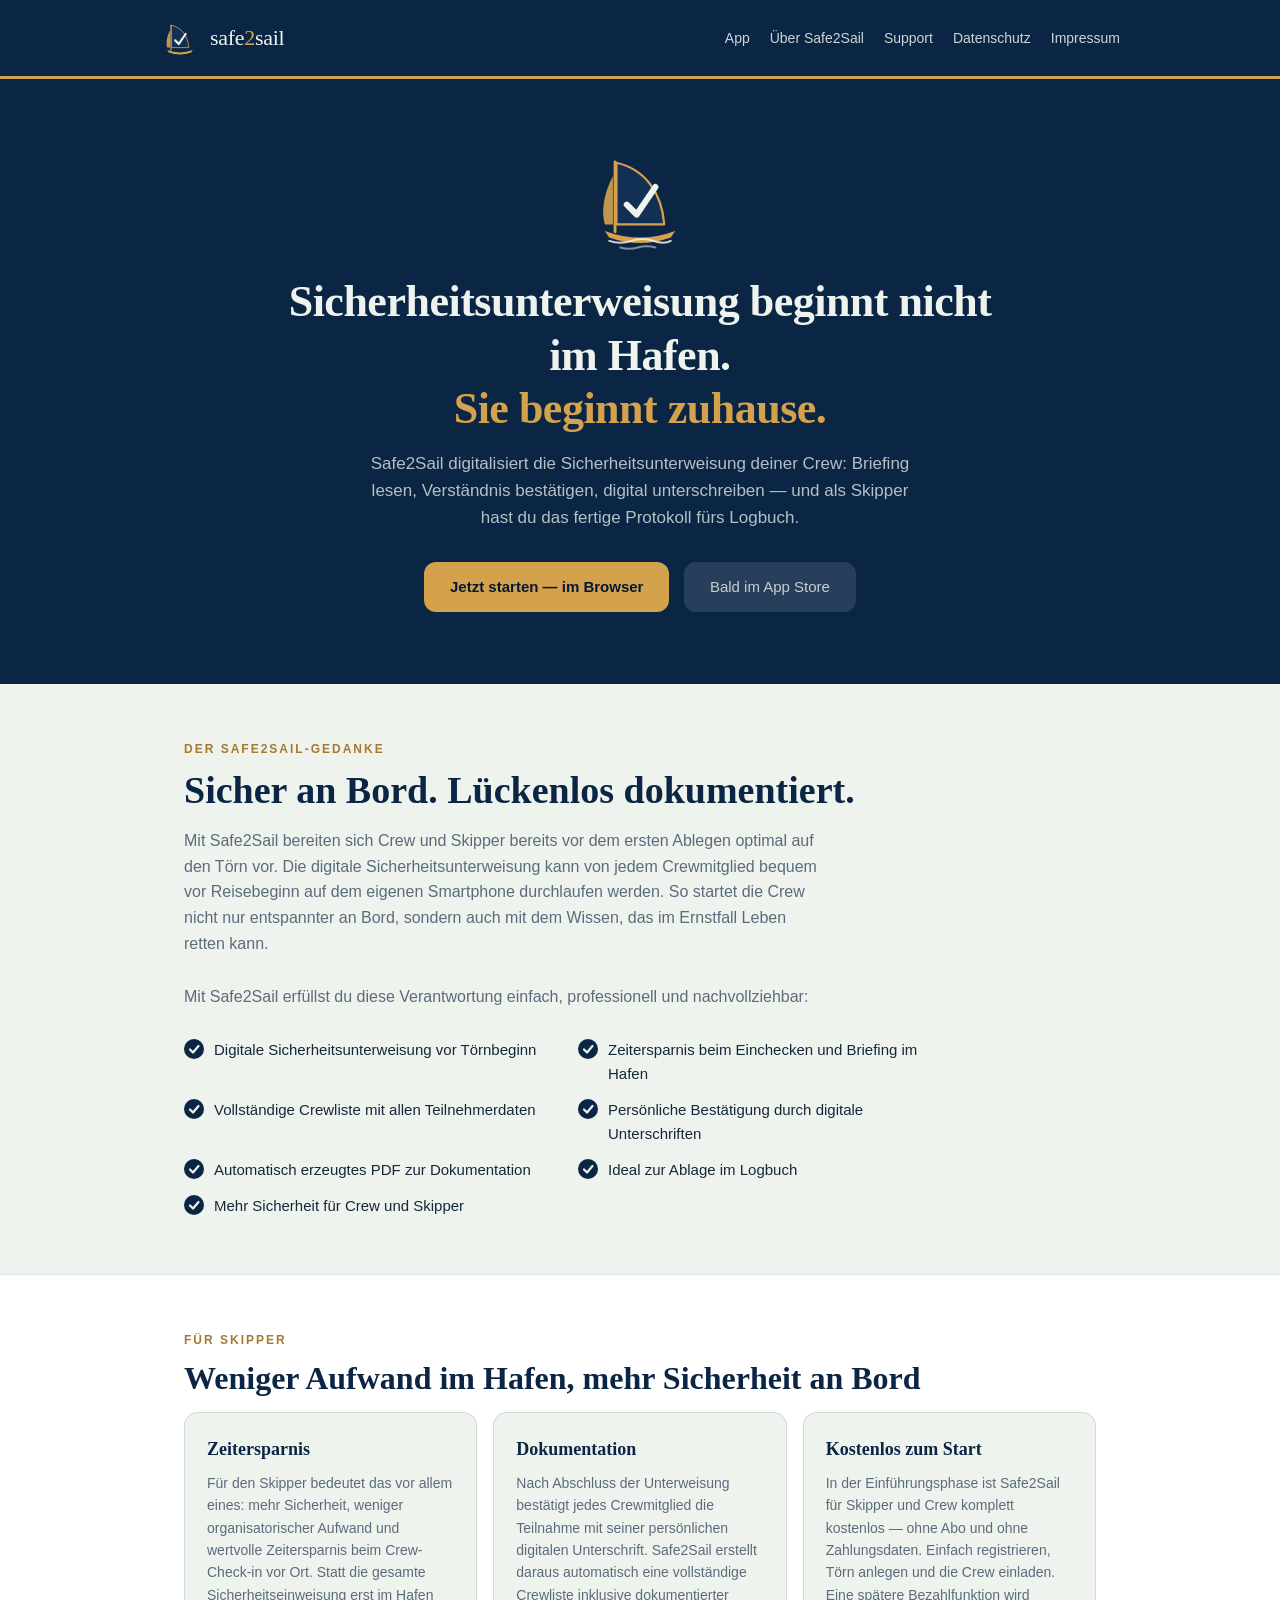
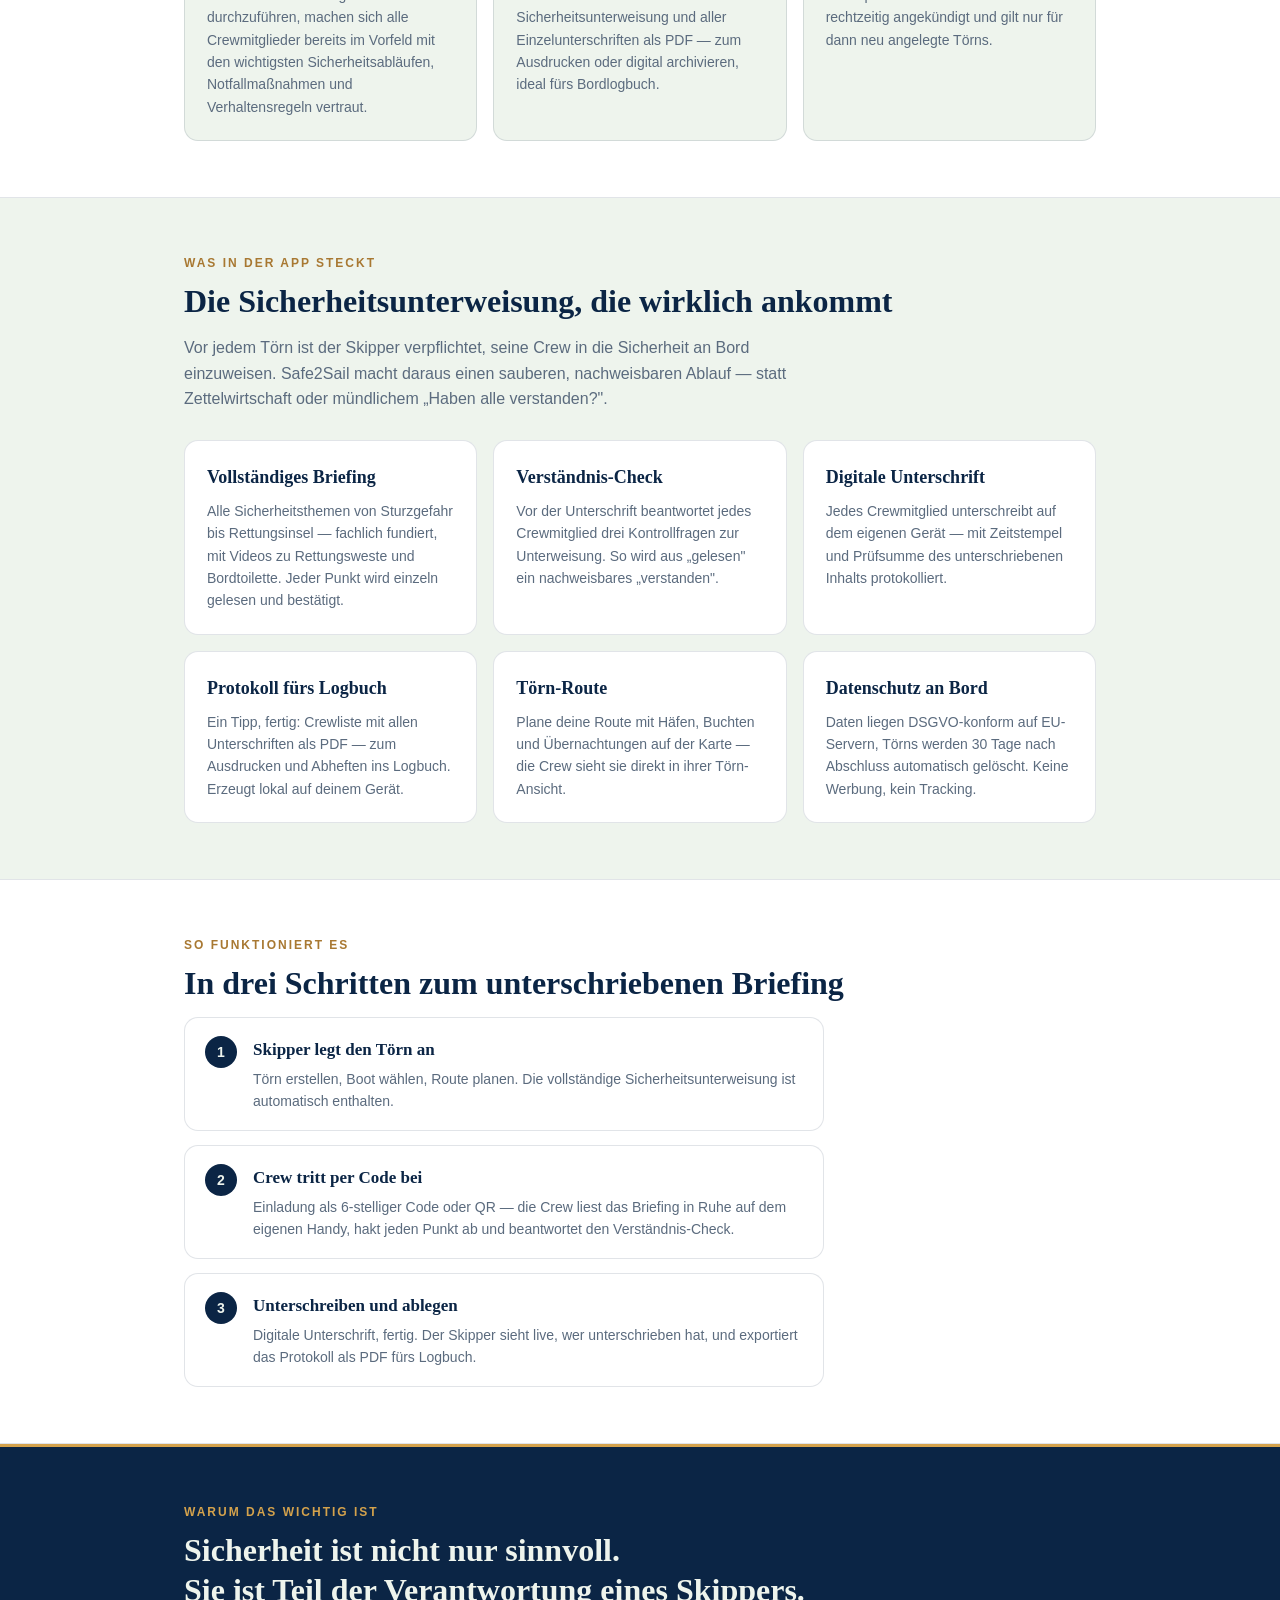
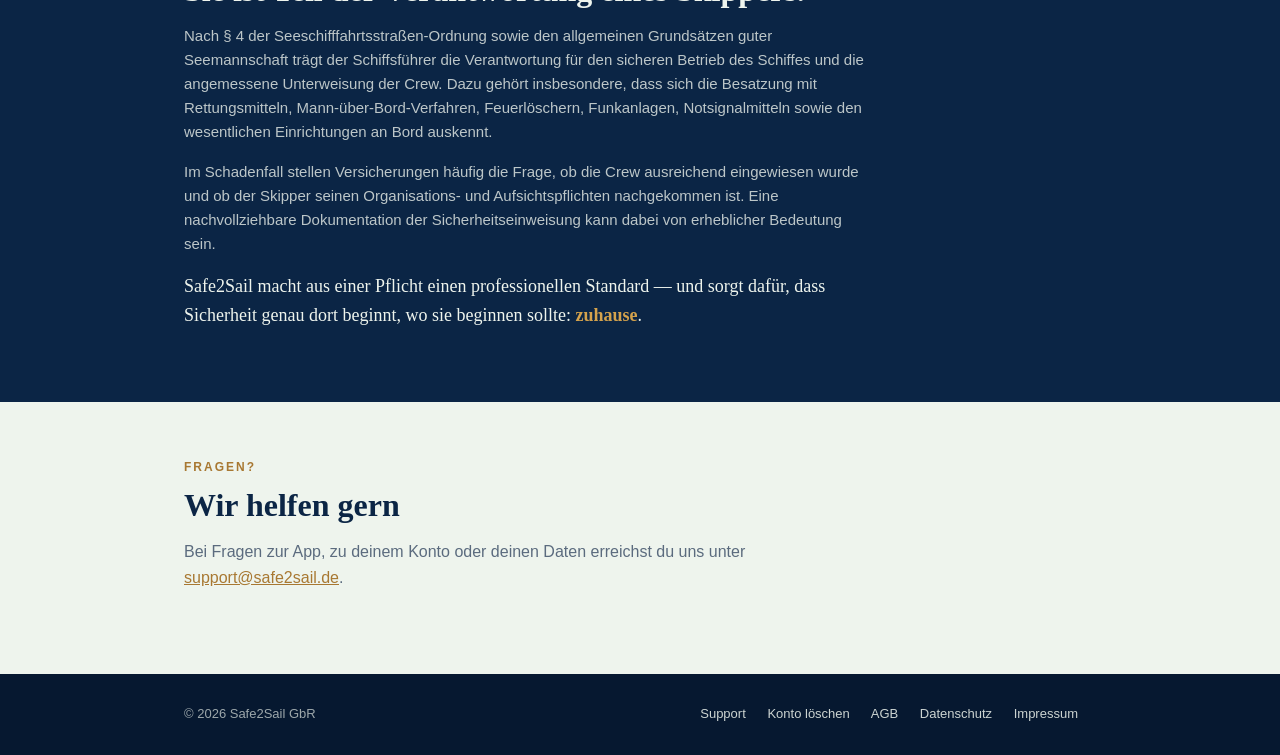
<file: info.html>
<!DOCTYPE html>
<html lang="de">
<head>
  <meta charset="UTF-8" />
  <meta name="viewport" content="width=device-width, initial-scale=1.0" />
  <title>Safe2Sail — Sicher an Bord. Lückenlos dokumentiert.</title>
  <meta name="description" content="Safe2Sail digitalisiert die Crew-Sicherheitsunterweisung an Bord: Briefing lesen, Verständnis bestätigen, digital unterschreiben — fertiges Protokoll fürs Logbuch." />
  <link rel="icon" href="data:image/svg+xml,%3Csvg%20xmlns%3D%22http%3A//www.w3.org/2000/svg%22%20viewBox%3D%220%200%20100%20100%22%3E%3Crect%20width%3D%22100%22%20height%3D%22100%22%20rx%3D%2222%22%20fill%3D%22%230B2545%22/%3E%3Crect%20x%3D%2226%22%20y%3D%2216%22%20width%3D%222.6%22%20height%3D%2266%22%20rx%3D%221.3%22%20fill%3D%22%23D4A24C%22/%3E%3Cpath%20d%3D%22M18%2080%20Q%2050%2092%2C%2082%2080%20L%2078%2086%20Q%2050%2096%2C%2022%2086%20Z%22%20fill%3D%22%23D4A24C%22/%3E%3Cpath%20d%3D%22M25.4%2074%20L%2025.4%2030%20C%2016%2048%2C%2015%2064%2C%2018%2074%20Z%22%20fill%3D%22%23D4A24C%22%20opacity%3D%220.9%22/%3E%3Cpath%20d%3D%22M28.6%2018%20C%2055%2024%2C%2070%2046%2C%2072%2074%20L%2028.6%2074%20Z%22%20fill%3D%22%23123054%22%20stroke%3D%22%23D4A24C%22%20stroke-width%3D%222%22%20stroke-linejoin%3D%22round%22/%3E%3Cpath%20d%3D%22M38%2056%20L%2047%2065%20L%2064%2040%22%20fill%3D%22none%22%20stroke%3D%22%23EEF4ED%22%20stroke-width%3D%225.5%22%20stroke-linecap%3D%22round%22%20stroke-linejoin%3D%22round%22/%3E%3C/svg%3E" />
  <meta name="theme-color" content="#0B2545" />
  <meta property="og:title" content="Safe2Sail — Sicher an Bord. Lückenlos dokumentiert." />
  <meta property="og:description" content="Die Crew-Sicherheitsunterweisung digital: Briefing lesen, Verständnis bestätigen, unterschreiben — fertiges Protokoll fürs Logbuch." />
  <meta property="og:type" content="website" />
  <meta property="og:url" content="https://safe2sail.de/info.html" />
  <link rel="stylesheet" href="style.css" />
</head>
<body>

<header class="site">
  <div class="wrap nav">
    <a class="brand" href="/">
      <svg viewBox="0 0 100 100" aria-hidden="true"><rect x="26" y="16" width="2.6" height="66" rx="1.3" fill="#D4A24C"/><path d="M18 80 Q 50 92, 82 80 L 78 86 Q 50 96, 22 86 Z" fill="#D4A24C"/><path d="M28.6 18 C 55 24, 70 46, 72 74 L 28.6 74 Z" fill="#123054" stroke="#D4A24C" stroke-width="2" stroke-linejoin="round"/><path d="M25.4 74 L 25.4 30 C 16 48, 15 64, 18 74 Z" fill="#D4A24C" opacity="0.9"/><path d="M38 56 L 47 65 L 64 40" fill="none" stroke="#EEF4ED" stroke-width="5.5" stroke-linecap="round" stroke-linejoin="round"/></svg>
      <span class="wordmark">safe<span class="two">2</span>sail</span>
    </a>
    <nav class="nav-links">
      <a href="/">App</a>
      <a href="info.html">Über Safe2Sail</a>
      <a href="support.html">Support</a>
      <a href="datenschutz.html">Datenschutz</a>
      <a href="impressum.html">Impressum</a>
    </nav>
  </div>
</header>

<div class="hero">
  <div class="wrap">
    <!-- Animiertes Markenzeichen: Boot wippt (3,4 s) und schaukelt (4,6 s),
         die Wellenkaemme undulieren per d-Morph im selben Takt — identisch
         zur Animation in der App. Reines CSS + SVG, kein JavaScript. -->
    <div class="sail-anim" aria-hidden="true">
      <div class="boat-bob"><div class="boat-rock">
        <svg viewBox="0 0 100 100"><rect x="26" y="16" width="2.6" height="66" rx="1.3" fill="#D4A24C"/><path d="M18 80 Q 50 92, 82 80 L 78 86 Q 50 96, 22 86 Z" fill="#D4A24C"/><path d="M25.4 74 L 25.4 30 C 16 48, 15 64, 18 74 Z" fill="#D4A24C" opacity="0.9"/><path d="M28.6 18 C 55 24, 70 46, 72 74 L 28.6 74 Z" fill="#123054" stroke="#D4A24C" stroke-width="2" stroke-linejoin="round"/><path d="M38 56 L 47 65 L 64 40" fill="none" stroke="#EEF4ED" stroke-width="5.5" stroke-linecap="round" stroke-linejoin="round"/></svg>
      </div></div>
      <div class="wave-float">
        <svg viewBox="0 0 100 100">
          <path fill="none" stroke="#EEF4ED" stroke-width="1.8" stroke-linecap="round">
            <animate attributeName="d" dur="3.4s" repeatCount="indefinite"
              calcMode="spline" keyTimes="0;0.5;1"
              keySplines="0.42 0 0.58 1;0.42 0 0.58 1"
              values="M22 89 Q 32 85, 42 89 T 62 89 T 78 89;M22 89 Q 32 93, 42 89 T 62 89 T 78 89;M22 89 Q 32 85, 42 89 T 62 89 T 78 89" />
          </path>
          <path fill="none" stroke="#EEF4ED" stroke-width="1.8" stroke-linecap="round" opacity="0.6">
            <animate attributeName="d" dur="3.4s" repeatCount="indefinite"
              calcMode="spline" keyTimes="0;0.5;1"
              keySplines="0.42 0 0.58 1;0.42 0 0.58 1"
              values="M32 95 Q 40 92, 48 95 T 64 95;M32 95 Q 40 98, 48 95 T 64 95;M32 95 Q 40 92, 48 95 T 64 95" />
          </path>
        </svg>
      </div>
    </div>
    <h1>Sicherheitsunterweisung beginnt nicht im Hafen.<br /><span class="accent">Sie beginnt zuhause.</span></h1>
    <p class="sub">
      Safe2Sail digitalisiert die Sicherheitsunterweisung deiner Crew:
      Briefing lesen, Verständnis bestätigen, digital unterschreiben —
      und als Skipper hast du das fertige Protokoll fürs Logbuch.
    </p>
    <a class="badge" href="/">Jetzt starten — im Browser</a>
    <span class="badge soon" style="margin-left:10px">Bald im App Store</span>
  </div>
</div>

<section class="block">
  <div class="wrap">
    <div class="eyebrow">Der Safe2Sail-Gedanke</div>
    <h2 class="statement">Sicher an Bord. Lückenlos dokumentiert.</h2>
    <p class="lead">
      Mit Safe2Sail bereiten sich Crew und Skipper bereits vor dem ersten Ablegen optimal
      auf den Törn vor. Die digitale Sicherheitsunterweisung kann von jedem Crewmitglied
      bequem vor Reisebeginn auf dem eigenen Smartphone durchlaufen werden. So startet die
      Crew nicht nur entspannter an Bord, sondern auch mit dem Wissen, das im Ernstfall
      Leben retten kann.
    </p>
    <p class="lead">Mit Safe2Sail erfüllst du diese Verantwortung einfach, professionell und nachvollziehbar:</p>
    <ul class="checklist">
      <li>Digitale Sicherheitsunterweisung vor Törnbeginn</li>
      <li>Zeitersparnis beim Einchecken und Briefing im Hafen</li>
      <li>Vollständige Crewliste mit allen Teilnehmerdaten</li>
      <li>Persönliche Bestätigung durch digitale Unterschriften</li>
      <li>Automatisch erzeugtes PDF zur Dokumentation</li>
      <li>Ideal zur Ablage im Logbuch</li>
      <li>Mehr Sicherheit für Crew und Skipper</li>
    </ul>
  </div>
</section>

<section class="block alt">
  <div class="wrap">
    <div class="eyebrow">Für Skipper</div>
    <h2>Weniger Aufwand im Hafen, mehr Sicherheit an Bord</h2>
    <div class="grid">
      <div class="card">
        <h3>Zeitersparnis</h3>
        <p>Für den Skipper bedeutet das vor allem eines: mehr Sicherheit, weniger organisatorischer Aufwand und wertvolle Zeitersparnis beim Crew-Check-in vor Ort. Statt die gesamte Sicherheitseinweisung erst im Hafen durchzuführen, machen sich alle Crewmitglieder bereits im Vorfeld mit den wichtigsten Sicherheitsabläufen, Notfallmaßnahmen und Verhaltensregeln vertraut.</p>
      </div>
      <div class="card">
        <h3>Dokumentation</h3>
        <p>Nach Abschluss der Unterweisung bestätigt jedes Crewmitglied die Teilnahme mit seiner persönlichen digitalen Unterschrift. Safe2Sail erstellt daraus automatisch eine vollständige Crewliste inklusive dokumentierter Sicherheitsunterweisung und aller Einzelunterschriften als PDF — zum Ausdrucken oder digital archivieren, ideal fürs Bordlogbuch.</p>
      </div>
      <div class="card">
        <h3>Kostenlos zum Start</h3>
        <p>In der Einführungsphase ist Safe2Sail für Skipper und Crew komplett kostenlos — ohne Abo und ohne Zahlungsdaten. Einfach registrieren, Törn anlegen und die Crew einladen. Eine spätere Bezahlfunktion wird rechtzeitig angekündigt und gilt nur für dann neu angelegte Törns.</p>
      </div>
    </div>
  </div>
</section>

<section class="block">
  <div class="wrap">
    <div class="eyebrow">Was in der App steckt</div>
    <h2>Die Sicherheitsunterweisung, die wirklich ankommt</h2>
    <p class="lead">
      Vor jedem Törn ist der Skipper verpflichtet, seine Crew in die Sicherheit an Bord
      einzuweisen. Safe2Sail macht daraus einen sauberen, nachweisbaren Ablauf —
      statt Zettelwirtschaft oder mündlichem „Haben alle verstanden?".
    </p>
    <div class="grid">
      <div class="card">
        <h3>Vollständiges Briefing</h3>
        <p>Alle Sicherheitsthemen von Sturzgefahr bis Rettungsinsel — fachlich fundiert, mit Videos zu Rettungsweste und Bordtoilette. Jeder Punkt wird einzeln gelesen und bestätigt.</p>
      </div>
      <div class="card">
        <h3>Verständnis-Check</h3>
        <p>Vor der Unterschrift beantwortet jedes Crewmitglied drei Kontrollfragen zur Unterweisung. So wird aus „gelesen" ein nachweisbares „verstanden".</p>
      </div>
      <div class="card">
        <h3>Digitale Unterschrift</h3>
        <p>Jedes Crewmitglied unterschreibt auf dem eigenen Gerät — mit Zeitstempel und Prüfsumme des unterschriebenen Inhalts protokolliert.</p>
      </div>
      <div class="card">
        <h3>Protokoll fürs Logbuch</h3>
        <p>Ein Tipp, fertig: Crewliste mit allen Unterschriften als PDF — zum Ausdrucken und Abheften ins Logbuch. Erzeugt lokal auf deinem Gerät.</p>
      </div>
      <div class="card">
        <h3>Törn-Route</h3>
        <p>Plane deine Route mit Häfen, Buchten und Übernachtungen auf der Karte — die Crew sieht sie direkt in ihrer Törn-Ansicht.</p>
      </div>
      <div class="card">
        <h3>Datenschutz an Bord</h3>
        <p>Daten liegen DSGVO-konform auf EU-Servern, Törns werden 30 Tage nach Abschluss automatisch gelöscht. Keine Werbung, kein Tracking.</p>
      </div>
    </div>
  </div>
</section>

<section class="block alt">
  <div class="wrap">
    <div class="eyebrow">So funktioniert es</div>
    <h2>In drei Schritten zum unterschriebenen Briefing</h2>
    <div class="steps">
      <div class="step">
        <div class="num"></div>
        <div>
          <h3>Skipper legt den Törn an</h3>
          <p>Törn erstellen, Boot wählen, Route planen. Die vollständige Sicherheitsunterweisung ist automatisch enthalten.</p>
        </div>
      </div>
      <div class="step">
        <div class="num"></div>
        <div>
          <h3>Crew tritt per Code bei</h3>
          <p>Einladung als 6-stelliger Code oder QR — die Crew liest das Briefing in Ruhe auf dem eigenen Handy, hakt jeden Punkt ab und beantwortet den Verständnis-Check.</p>
        </div>
      </div>
      <div class="step">
        <div class="num"></div>
        <div>
          <h3>Unterschreiben und ablegen</h3>
          <p>Digitale Unterschrift, fertig. Der Skipper sieht live, wer unterschrieben hat, und exportiert das Protokoll als PDF fürs Logbuch.</p>
        </div>
      </div>
    </div>
  </div>
</section>

<section class="block navy">
  <div class="wrap">
    <div class="eyebrow">Warum das wichtig ist</div>
    <h2>Sicherheit ist nicht nur sinnvoll.<br />Sie ist Teil der Verantwortung eines Skippers.</h2>
    <p>
      Nach § 4 der Seeschifffahrtsstraßen-Ordnung sowie den allgemeinen Grundsätzen guter
      Seemannschaft trägt der Schiffsführer die Verantwortung für den sicheren Betrieb des
      Schiffes und die angemessene Unterweisung der Crew. Dazu gehört insbesondere, dass
      sich die Besatzung mit Rettungsmitteln, Mann-über-Bord-Verfahren, Feuerlöschern,
      Funkanlagen, Notsignalmitteln sowie den wesentlichen Einrichtungen an Bord auskennt.
    </p>
    <p>
      Im Schadenfall stellen Versicherungen häufig die Frage, ob die Crew ausreichend
      eingewiesen wurde und ob der Skipper seinen Organisations- und Aufsichtspflichten
      nachgekommen ist. Eine nachvollziehbare Dokumentation der Sicherheitseinweisung kann
      dabei von erheblicher Bedeutung sein.
    </p>
    <p class="closer">
      Safe2Sail macht aus einer Pflicht einen professionellen Standard — und sorgt dafür,
      dass Sicherheit genau dort beginnt, wo sie beginnen sollte: <strong>zuhause</strong>.
    </p>
  </div>
</section>

<section class="block">
  <div class="wrap">
    <div class="eyebrow">Fragen?</div>
    <h2>Wir helfen gern</h2>
    <p class="lead">
      Bei Fragen zur App, zu deinem Konto oder deinen Daten erreichst du uns unter
      <a href="mailto:support@safe2sail.de" style="color:var(--brass-dark)">support@safe2sail.de</a>.
    </p>
  </div>
</section>

<footer class="site">
  <div class="wrap">
    <span>© 2026 Safe2Sail GbR</span>
    <span>
      <a href="support.html">Support</a>
      <a href="konto-loeschen.html">Konto löschen</a>
      <a href="agb.html">AGB</a>
      <a href="datenschutz.html">Datenschutz</a>
      <a href="impressum.html">Impressum</a>
    </span>
  </div>
</footer>

</body>
</html>
</file>
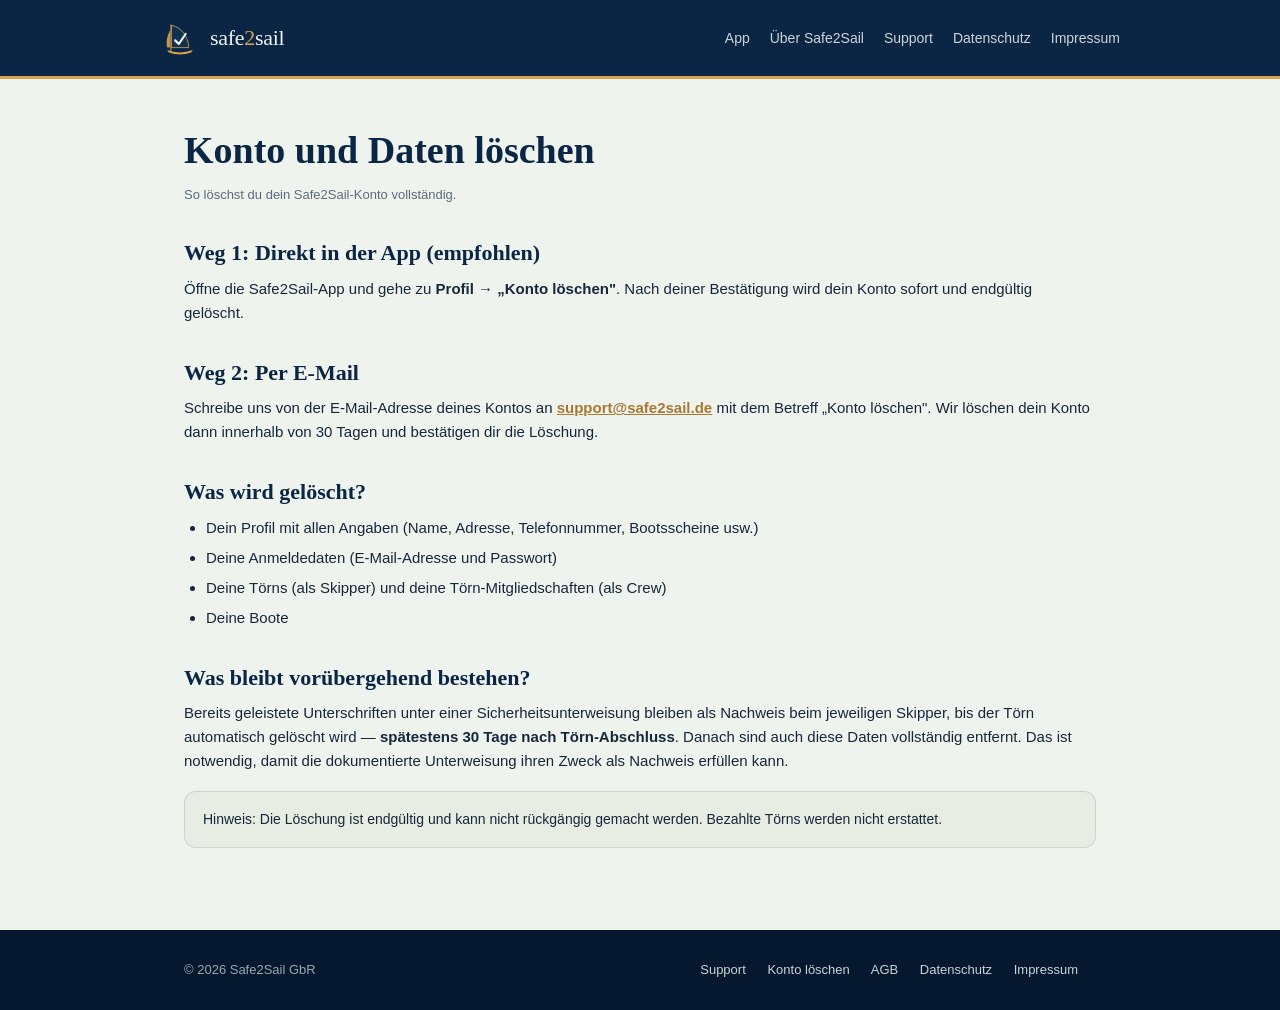
<file: konto-loeschen.html>
<!DOCTYPE html>
<html lang="de">
<head>
  <meta charset="UTF-8" />
  <meta name="viewport" content="width=device-width, initial-scale=1.0" />
  <title>Konto löschen — Safe2Sail</title>
  <link rel="icon" href="data:image/svg+xml,%3Csvg%20xmlns%3D%22http%3A//www.w3.org/2000/svg%22%20viewBox%3D%220%200%20100%20100%22%3E%3Crect%20width%3D%22100%22%20height%3D%22100%22%20rx%3D%2222%22%20fill%3D%22%230B2545%22/%3E%3Crect%20x%3D%2226%22%20y%3D%2216%22%20width%3D%222.6%22%20height%3D%2266%22%20rx%3D%221.3%22%20fill%3D%22%23D4A24C%22/%3E%3Cpath%20d%3D%22M18%2080%20Q%2050%2092%2C%2082%2080%20L%2078%2086%20Q%2050%2096%2C%2022%2086%20Z%22%20fill%3D%22%23D4A24C%22/%3E%3Cpath%20d%3D%22M25.4%2074%20L%2025.4%2030%20C%2016%2048%2C%2015%2064%2C%2018%2074%20Z%22%20fill%3D%22%23D4A24C%22%20opacity%3D%220.9%22/%3E%3Cpath%20d%3D%22M28.6%2018%20C%2055%2024%2C%2070%2046%2C%2072%2074%20L%2028.6%2074%20Z%22%20fill%3D%22%23123054%22%20stroke%3D%22%23D4A24C%22%20stroke-width%3D%222%22%20stroke-linejoin%3D%22round%22/%3E%3Cpath%20d%3D%22M38%2056%20L%2047%2065%20L%2064%2040%22%20fill%3D%22none%22%20stroke%3D%22%23EEF4ED%22%20stroke-width%3D%225.5%22%20stroke-linecap%3D%22round%22%20stroke-linejoin%3D%22round%22/%3E%3C/svg%3E" />
  <meta name="theme-color" content="#0B2545" />
  <link rel="stylesheet" href="style.css" />
</head>
<body>

<header class="site">
  <div class="wrap nav">
    <a class="brand" href="/">
      <svg viewBox="0 0 100 100" aria-hidden="true"><rect x="26" y="16" width="2.6" height="66" rx="1.3" fill="#D4A24C"/><path d="M18 80 Q 50 92, 82 80 L 78 86 Q 50 96, 22 86 Z" fill="#D4A24C"/><path d="M28.6 18 C 55 24, 70 46, 72 74 L 28.6 74 Z" fill="#123054" stroke="#D4A24C" stroke-width="2" stroke-linejoin="round"/><path d="M25.4 74 L 25.4 30 C 16 48, 15 64, 18 74 Z" fill="#D4A24C" opacity="0.9"/><path d="M38 56 L 47 65 L 64 40" fill="none" stroke="#EEF4ED" stroke-width="5.5" stroke-linecap="round" stroke-linejoin="round"/></svg>
      <span class="wordmark">safe<span class="two">2</span>sail</span>
    </a>
    <nav class="nav-links">
      <a href="/">App</a>
      <a href="info.html">Über Safe2Sail</a>
      <a href="support.html">Support</a>
      <a href="datenschutz.html">Datenschutz</a>
      <a href="impressum.html">Impressum</a>
    </nav>
  </div>
</header>

<main class="page">
  <div class="wrap">
    <h1>Konto und Daten löschen</h1>
    <p class="updated">So löschst du dein Safe2Sail-Konto vollständig.</p>

    <h2>Weg 1: Direkt in der App (empfohlen)</h2>
    <p>
      Öffne die Safe2Sail-App und gehe zu <strong>Profil → „Konto löschen"</strong>.
      Nach deiner Bestätigung wird dein Konto sofort und endgültig gelöscht.
    </p>

    <h2>Weg 2: Per E-Mail</h2>
    <p>
      Schreibe uns von der E-Mail-Adresse deines Kontos an
      <a href="mailto:support@safe2sail.de"><strong>support@safe2sail.de</strong></a>
      mit dem Betreff „Konto löschen". Wir löschen dein Konto dann innerhalb
      von 30 Tagen und bestätigen dir die Löschung.
    </p>

    <h2>Was wird gelöscht?</h2>
    <ul>
      <li>Dein Profil mit allen Angaben (Name, Adresse, Telefonnummer, Bootsscheine usw.)</li>
      <li>Deine Anmeldedaten (E-Mail-Adresse und Passwort)</li>
      <li>Deine Törns (als Skipper) und deine Törn-Mitgliedschaften (als Crew)</li>
      <li>Deine Boote</li>
    </ul>

    <h2>Was bleibt vorübergehend bestehen?</h2>
    <p>
      Bereits geleistete Unterschriften unter einer Sicherheitsunterweisung bleiben als
      Nachweis beim jeweiligen Skipper, bis der Törn automatisch gelöscht wird —
      <strong>spätestens 30 Tage nach Törn-Abschluss</strong>. Danach sind auch diese
      Daten vollständig entfernt. Das ist notwendig, damit die dokumentierte
      Unterweisung ihren Zweck als Nachweis erfüllen kann.
    </p>

    <div class="notice">
      Hinweis: Die Löschung ist endgültig und kann nicht rückgängig gemacht werden.
      Bezahlte Törns werden nicht erstattet.
    </div>
  </div>
</main>

<footer class="site">
  <div class="wrap">
    <span>© 2026 Safe2Sail GbR</span>
    <span>
      <a href="support.html">Support</a>
      <a href="konto-loeschen.html">Konto löschen</a>
      <a href="agb.html">AGB</a>
      <a href="datenschutz.html">Datenschutz</a>
      <a href="impressum.html">Impressum</a>
    </span>
  </div>
</footer>

</body>
</html>
</file>
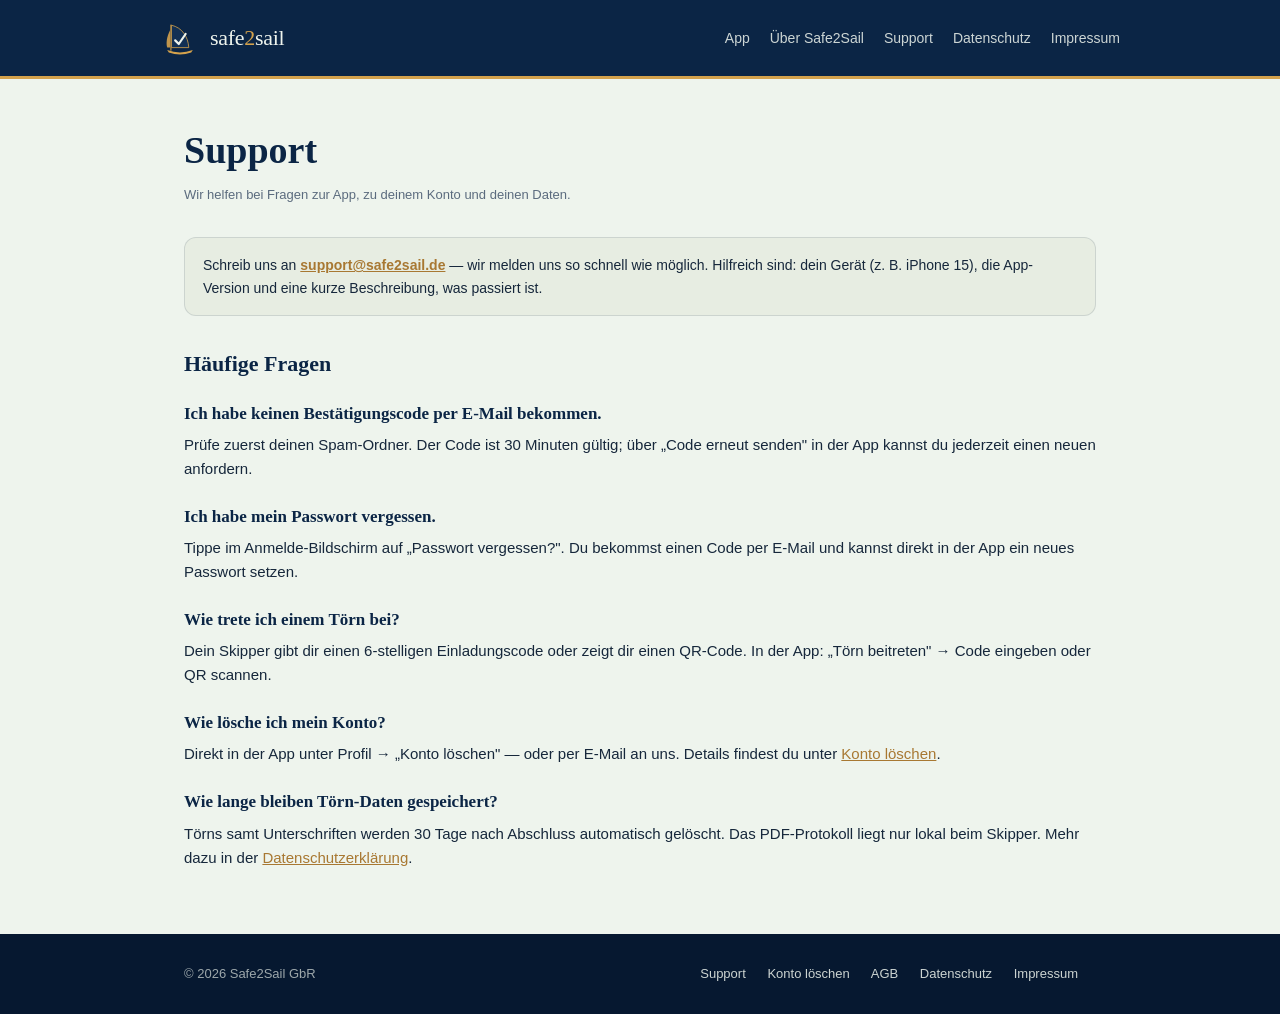
<file: support.html>
<!DOCTYPE html>
<html lang="de">
<head>
  <meta charset="UTF-8" />
  <meta name="viewport" content="width=device-width, initial-scale=1.0" />
  <title>Support — Safe2Sail</title>
  <link rel="icon" href="data:image/svg+xml,%3Csvg%20xmlns%3D%22http%3A//www.w3.org/2000/svg%22%20viewBox%3D%220%200%20100%20100%22%3E%3Crect%20width%3D%22100%22%20height%3D%22100%22%20rx%3D%2222%22%20fill%3D%22%230B2545%22/%3E%3Crect%20x%3D%2226%22%20y%3D%2216%22%20width%3D%222.6%22%20height%3D%2266%22%20rx%3D%221.3%22%20fill%3D%22%23D4A24C%22/%3E%3Cpath%20d%3D%22M18%2080%20Q%2050%2092%2C%2082%2080%20L%2078%2086%20Q%2050%2096%2C%2022%2086%20Z%22%20fill%3D%22%23D4A24C%22/%3E%3Cpath%20d%3D%22M25.4%2074%20L%2025.4%2030%20C%2016%2048%2C%2015%2064%2C%2018%2074%20Z%22%20fill%3D%22%23D4A24C%22%20opacity%3D%220.9%22/%3E%3Cpath%20d%3D%22M28.6%2018%20C%2055%2024%2C%2070%2046%2C%2072%2074%20L%2028.6%2074%20Z%22%20fill%3D%22%23123054%22%20stroke%3D%22%23D4A24C%22%20stroke-width%3D%222%22%20stroke-linejoin%3D%22round%22/%3E%3Cpath%20d%3D%22M38%2056%20L%2047%2065%20L%2064%2040%22%20fill%3D%22none%22%20stroke%3D%22%23EEF4ED%22%20stroke-width%3D%225.5%22%20stroke-linecap%3D%22round%22%20stroke-linejoin%3D%22round%22/%3E%3C/svg%3E" />
  <meta name="theme-color" content="#0B2545" />
  <link rel="stylesheet" href="style.css" />
</head>
<body>

<header class="site">
  <div class="wrap nav">
    <a class="brand" href="/">
      <svg viewBox="0 0 100 100" aria-hidden="true"><rect x="26" y="16" width="2.6" height="66" rx="1.3" fill="#D4A24C"/><path d="M18 80 Q 50 92, 82 80 L 78 86 Q 50 96, 22 86 Z" fill="#D4A24C"/><path d="M28.6 18 C 55 24, 70 46, 72 74 L 28.6 74 Z" fill="#123054" stroke="#D4A24C" stroke-width="2" stroke-linejoin="round"/><path d="M25.4 74 L 25.4 30 C 16 48, 15 64, 18 74 Z" fill="#D4A24C" opacity="0.9"/><path d="M38 56 L 47 65 L 64 40" fill="none" stroke="#EEF4ED" stroke-width="5.5" stroke-linecap="round" stroke-linejoin="round"/></svg>
      <span class="wordmark">safe<span class="two">2</span>sail</span>
    </a>
    <nav class="nav-links">
      <a href="/">App</a>
      <a href="info.html">Über Safe2Sail</a>
      <a href="support.html">Support</a>
      <a href="datenschutz.html">Datenschutz</a>
      <a href="impressum.html">Impressum</a>
    </nav>
  </div>
</header>

<main class="page">
  <div class="wrap">
    <h1>Support</h1>
    <p class="updated">Wir helfen bei Fragen zur App, zu deinem Konto und deinen Daten.</p>

    <div class="notice">
      Schreib uns an <a href="mailto:support@safe2sail.de"><strong>support@safe2sail.de</strong></a> —
      wir melden uns so schnell wie möglich. Hilfreich sind: dein Gerät (z. B. iPhone 15),
      die App-Version und eine kurze Beschreibung, was passiert ist.
    </div>

    <h2>Häufige Fragen</h2>

    <h3>Ich habe keinen Bestätigungscode per E-Mail bekommen.</h3>
    <p>
      Prüfe zuerst deinen Spam-Ordner. Der Code ist 30 Minuten gültig; über
      „Code erneut senden" in der App kannst du jederzeit einen neuen anfordern.
    </p>

    <h3>Ich habe mein Passwort vergessen.</h3>
    <p>
      Tippe im Anmelde-Bildschirm auf „Passwort vergessen?". Du bekommst einen
      Code per E-Mail und kannst direkt in der App ein neues Passwort setzen.
    </p>

    <h3>Wie trete ich einem Törn bei?</h3>
    <p>
      Dein Skipper gibt dir einen 6-stelligen Einladungscode oder zeigt dir einen
      QR-Code. In der App: „Törn beitreten" → Code eingeben oder QR scannen.
    </p>

    <h3>Wie lösche ich mein Konto?</h3>
    <p>
      Direkt in der App unter Profil → „Konto löschen" — oder per E-Mail an uns.
      Details findest du unter <a href="konto-loeschen.html">Konto löschen</a>.
    </p>

    <h3>Wie lange bleiben Törn-Daten gespeichert?</h3>
    <p>
      Törns samt Unterschriften werden 30 Tage nach Abschluss automatisch gelöscht.
      Das PDF-Protokoll liegt nur lokal beim Skipper. Mehr dazu in der
      <a href="datenschutz.html">Datenschutzerklärung</a>.
    </p>
  </div>
</main>

<footer class="site">
  <div class="wrap">
    <span>© 2026 Safe2Sail GbR</span>
    <span>
      <a href="support.html">Support</a>
      <a href="konto-loeschen.html">Konto löschen</a>
      <a href="agb.html">AGB</a>
      <a href="datenschutz.html">Datenschutz</a>
      <a href="impressum.html">Impressum</a>
    </span>
  </div>
</footer>

</body>
</html>
</file>
<file: _expo/static/css/leaflet-df687fead8c4838a4e6b8bcb2f176a0e.css>
.leaflet-pane,.leaflet-tile,.leaflet-marker-icon,.leaflet-marker-shadow,.leaflet-tile-container,.leaflet-pane>svg,.leaflet-pane>canvas,.leaflet-zoom-box,.leaflet-image-layer,.leaflet-layer{position:absolute;top:0;left:0}.leaflet-container{overflow:hidden}.leaflet-tile,.leaflet-marker-icon,.leaflet-marker-shadow{-webkit-user-select:none;user-select:none;-webkit-user-drag:none}.leaflet-tile::selection{background:0 0}.leaflet-safari .leaflet-tile{image-rendering:-webkit-optimize-contrast}.leaflet-safari .leaflet-tile-container{-webkit-transform-origin:0 0;width:1600px;height:1600px}.leaflet-marker-icon,.leaflet-marker-shadow{display:block}.leaflet-container .leaflet-overlay-pane svg{max-width:none!important;max-height:none!important}.leaflet-container .leaflet-marker-pane img,.leaflet-container .leaflet-shadow-pane img,.leaflet-container .leaflet-tile-pane img,.leaflet-container img.leaflet-image-layer,.leaflet-container .leaflet-tile{width:auto;padding:0;max-width:none!important;max-height:none!important}.leaflet-container img.leaflet-tile{mix-blend-mode:plus-lighter}.leaflet-container.leaflet-touch-zoom{-ms-touch-action:pan-x pan-y;touch-action:pan-x pan-y}.leaflet-container.leaflet-touch-drag{-ms-touch-action:pinch-zoom;touch-action:none;touch-action:pinch-zoom}.leaflet-container.leaflet-touch-drag.leaflet-touch-zoom{-ms-touch-action:none;touch-action:none}.leaflet-container{-webkit-tap-highlight-color:transparent}.leaflet-container a{-webkit-tap-highlight-color:#33b5e566}.leaflet-tile{filter:inherit;visibility:hidden}.leaflet-tile-loaded{visibility:inherit}.leaflet-zoom-box{box-sizing:border-box;z-index:800;width:0;height:0}.leaflet-overlay-pane svg{-moz-user-select:none}.leaflet-pane{z-index:400}.leaflet-tile-pane{z-index:200}.leaflet-overlay-pane{z-index:400}.leaflet-shadow-pane{z-index:500}.leaflet-marker-pane{z-index:600}.leaflet-tooltip-pane{z-index:650}.leaflet-popup-pane{z-index:700}.leaflet-map-pane canvas{z-index:100}.leaflet-map-pane svg{z-index:200}.leaflet-vml-shape{width:1px;height:1px}.lvml{behavior:url("#default#VML");display:inline-block;position:absolute}.leaflet-control{z-index:800;pointer-events:visiblePainted;pointer-events:auto;position:relative}.leaflet-top,.leaflet-bottom{z-index:1000;pointer-events:none;position:absolute}.leaflet-top{top:0}.leaflet-right{right:0}.leaflet-bottom{bottom:0}.leaflet-left{left:0}.leaflet-control{float:left;clear:both}.leaflet-right .leaflet-control{float:right}.leaflet-top .leaflet-control{margin-top:10px}.leaflet-bottom .leaflet-control{margin-bottom:10px}.leaflet-left .leaflet-control{margin-left:10px}.leaflet-right .leaflet-control{margin-right:10px}.leaflet-fade-anim .leaflet-popup{opacity:0;transition:opacity .2s linear}.leaflet-fade-anim .leaflet-map-pane .leaflet-popup{opacity:1}.leaflet-zoom-animated{transform-origin:0 0}svg.leaflet-zoom-animated{will-change:transform}.leaflet-zoom-anim .leaflet-zoom-animated{-webkit-transition:-webkit-transform .25s cubic-bezier(0,0,.25,1);-moz-transition:-moz-transform .25s cubic-bezier(0,0,.25,1);transition:transform .25s cubic-bezier(0,0,.25,1)}.leaflet-zoom-anim .leaflet-tile,.leaflet-pan-anim .leaflet-tile{transition:none}.leaflet-zoom-anim .leaflet-zoom-hide{visibility:hidden}.leaflet-interactive{cursor:pointer}.leaflet-grab{cursor:-webkit-grab;cursor:-moz-grab;cursor:grab}.leaflet-crosshair,.leaflet-crosshair .leaflet-interactive{cursor:crosshair}.leaflet-popup-pane,.leaflet-control{cursor:auto}.leaflet-dragging .leaflet-grab,.leaflet-dragging .leaflet-grab .leaflet-interactive,.leaflet-dragging .leaflet-marker-draggable{cursor:move;cursor:-webkit-grabbing;cursor:-moz-grabbing;cursor:grabbing}.leaflet-marker-icon,.leaflet-marker-shadow,.leaflet-image-layer,.leaflet-pane>svg path,.leaflet-tile-container{pointer-events:none}.leaflet-marker-icon.leaflet-interactive,.leaflet-image-layer.leaflet-interactive,.leaflet-pane>svg path.leaflet-interactive,svg.leaflet-image-layer.leaflet-interactive path{pointer-events:visiblePainted;pointer-events:auto}.leaflet-container{outline-offset:1px;background:#ddd}.leaflet-container a{color:#0078a8}.leaflet-zoom-box{background:#ffffff80;border:2px dotted #38f}.leaflet-container{font-family:Helvetica Neue,Arial,Helvetica,sans-serif;font-size:.75rem;line-height:1.5}.leaflet-bar{border-radius:4px;box-shadow:0 1px 5px #000000a6}.leaflet-bar a{text-align:center;color:#000;background-color:#fff;border-bottom:1px solid #ccc;width:26px;height:26px;line-height:26px;text-decoration:none;display:block}.leaflet-bar a,.leaflet-control-layers-toggle{background-position:50%;background-repeat:no-repeat;display:block}.leaflet-bar a:hover,.leaflet-bar a:focus{background-color:#f4f4f4}.leaflet-bar a:first-child{border-top-left-radius:4px;border-top-right-radius:4px}.leaflet-bar a:last-child{border-bottom:none;border-bottom-right-radius:4px;border-bottom-left-radius:4px}.leaflet-bar a.leaflet-disabled{cursor:default;color:#bbb;background-color:#f4f4f4}.leaflet-touch .leaflet-bar a{width:30px;height:30px;line-height:30px}.leaflet-touch .leaflet-bar a:first-child{border-top-left-radius:2px;border-top-right-radius:2px}.leaflet-touch .leaflet-bar a:last-child{border-bottom-right-radius:2px;border-bottom-left-radius:2px}.leaflet-control-zoom-in,.leaflet-control-zoom-out{text-indent:1px;font:700 18px Lucida Console,Monaco,monospace}.leaflet-touch .leaflet-control-zoom-in,.leaflet-touch .leaflet-control-zoom-out{font-size:22px}.leaflet-control-layers{background:#fff;border-radius:5px;box-shadow:0 1px 5px #0006}.leaflet-control-layers-toggle{background-image:url("images/layers.png");width:36px;height:36px}.leaflet-retina .leaflet-control-layers-toggle{background-image:url("images/layers-2x.png");background-size:26px 26px}.leaflet-touch .leaflet-control-layers-toggle{width:44px;height:44px}.leaflet-control-layers .leaflet-control-layers-list,.leaflet-control-layers-expanded .leaflet-control-layers-toggle{display:none}.leaflet-control-layers-expanded .leaflet-control-layers-list{display:block;position:relative}.leaflet-control-layers-expanded{color:#333;background:#fff;padding:6px 10px 6px 6px}.leaflet-control-layers-scrollbar{padding-right:5px;overflow:hidden scroll}.leaflet-control-layers-selector{margin-top:2px;position:relative;top:1px}.leaflet-control-layers label{font-size:1.08333em;display:block}.leaflet-control-layers-separator{border-top:1px solid #ddd;height:0;margin:5px -10px 5px -6px}.leaflet-default-icon-path{background-image:url("images/marker-icon.png")}.leaflet-container .leaflet-control-attribution{background:#fffc;margin:0}.leaflet-control-attribution,.leaflet-control-scale-line{color:#333;padding:0 5px;line-height:1.4}.leaflet-control-attribution a{text-decoration:none}.leaflet-control-attribution a:hover,.leaflet-control-attribution a:focus{text-decoration:underline}.leaflet-attribution-flag{width:1em;height:.6669em;vertical-align:baseline!important;display:inline!important}.leaflet-left .leaflet-control-scale{margin-left:5px}.leaflet-bottom .leaflet-control-scale{margin-bottom:5px}.leaflet-control-scale-line{white-space:nowrap;box-sizing:border-box;text-shadow:1px 1px #fff;background:#fffc;border:2px solid #777;border-top:none;padding:2px 5px 1px;line-height:1.1}.leaflet-control-scale-line:not(:first-child){border-top:2px solid #777;border-bottom:none;margin-top:-2px}.leaflet-control-scale-line:not(:first-child):not(:last-child){border-bottom:2px solid #777}.leaflet-touch .leaflet-control-attribution,.leaflet-touch .leaflet-control-layers,.leaflet-touch .leaflet-bar{box-shadow:none}.leaflet-touch .leaflet-control-layers,.leaflet-touch .leaflet-bar{background-clip:padding-box;border:2px solid #0003}.leaflet-popup{text-align:center;margin-bottom:20px;position:absolute}.leaflet-popup-content-wrapper{text-align:left;border-radius:12px;padding:1px}.leaflet-popup-content{min-height:1px;margin:13px 24px 13px 20px;font-size:1.08333em;line-height:1.3}.leaflet-popup-content p{margin:1.3em 0}.leaflet-popup-tip-container{pointer-events:none;width:40px;height:20px;margin-top:-1px;margin-left:-20px;position:absolute;left:50%;overflow:hidden}.leaflet-popup-tip{pointer-events:auto;width:17px;height:17px;margin:-10px auto 0;padding:1px;transform:rotate(45deg)}.leaflet-popup-content-wrapper,.leaflet-popup-tip{color:#333;background:#fff;box-shadow:0 3px 14px #0006}.leaflet-container a.leaflet-popup-close-button{text-align:center;color:#757575;background:0 0;border:none;width:24px;height:24px;font:16px/24px Tahoma,Verdana,sans-serif;text-decoration:none;position:absolute;top:0;right:0}.leaflet-container a.leaflet-popup-close-button:hover,.leaflet-container a.leaflet-popup-close-button:focus{color:#585858}.leaflet-popup-scrolled{overflow:auto}.leaflet-oldie .leaflet-popup-content-wrapper{-ms-zoom:1}.leaflet-oldie .leaflet-popup-tip{-ms-filter:"progid:DXImageTransform.Microsoft.Matrix(M11=0.70710678, M12=0.70710678, M21=-0.70710678, M22=0.70710678)";width:24px;filter:progid:DXImageTransform.Microsoft.Matrix(M11=.707107, M12=.707107, M21=-.707107, M22=.707107);margin:0 auto}.leaflet-oldie .leaflet-control-zoom,.leaflet-oldie .leaflet-control-layers,.leaflet-oldie .leaflet-popup-content-wrapper,.leaflet-oldie .leaflet-popup-tip{border:1px solid #999}.leaflet-div-icon{background:#fff;border:1px solid #666}.leaflet-tooltip{color:#222;white-space:nowrap;-webkit-user-select:none;user-select:none;pointer-events:none;background-color:#fff;border:1px solid #fff;border-radius:3px;padding:6px;position:absolute;box-shadow:0 1px 3px #0006}.leaflet-tooltip.leaflet-interactive{cursor:pointer;pointer-events:auto}.leaflet-tooltip-top:before,.leaflet-tooltip-bottom:before,.leaflet-tooltip-left:before,.leaflet-tooltip-right:before{pointer-events:none;content:"";background:0 0;border:6px solid #0000;position:absolute}.leaflet-tooltip-bottom{margin-top:6px}.leaflet-tooltip-top{margin-top:-6px}.leaflet-tooltip-bottom:before,.leaflet-tooltip-top:before{margin-left:-6px;left:50%}.leaflet-tooltip-top:before{border-top-color:#fff;margin-bottom:-12px;bottom:0}.leaflet-tooltip-bottom:before{border-bottom-color:#fff;margin-top:-12px;margin-left:-6px;top:0}.leaflet-tooltip-left{margin-left:-6px}.leaflet-tooltip-right{margin-left:6px}.leaflet-tooltip-left:before,.leaflet-tooltip-right:before{margin-top:-6px;top:50%}.leaflet-tooltip-left:before{border-left-color:#fff;margin-right:-12px;right:0}.leaflet-tooltip-right:before{border-right-color:#fff;margin-left:-12px;left:0}@media print{.leaflet-control{-webkit-print-color-adjust:exact;print-color-adjust:exact}}
</file>
<file: style.css>
/* Safe2Sail — Marken-Stylesheet der Website.
   Bewusst ohne externe Fonts/CDNs (DSGVO-sauber, kein Consent-Banner nötig). */

:root {
  --navy: #0B2545;
  --navy-deep: #061830;
  --sail: #123054;
  --brass: #D4A24C;
  --brass-dark: #A87832;
  --cream: #EEF4ED;
  --cream-warm: #E7EDE2;
  --ink: #16273B;
  --muted: #5B6B7E;
  --line: rgba(11, 37, 69, 0.12);
  --serif: Georgia, 'Times New Roman', serif;
  --sans: -apple-system, BlinkMacSystemFont, 'Segoe UI', Helvetica, Arial, sans-serif;
}

* { margin: 0; padding: 0; box-sizing: border-box; }

body {
  font-family: var(--sans);
  background: var(--cream);
  color: var(--ink);
  line-height: 1.6;
  -webkit-font-smoothing: antialiased;
}

.wrap { max-width: 960px; margin: 0 auto; padding: 0 24px; }

/* ---------- Header ---------- */
header.site {
  background: var(--navy);
  border-bottom: 3px solid var(--brass);
}
.nav {
  display: flex;
  align-items: center;
  justify-content: space-between;
  padding: 18px 0;
  gap: 16px;
  flex-wrap: wrap;
}
.brand {
  display: flex;
  align-items: center;
  gap: 10px;
  text-decoration: none;
}
.brand svg { width: 40px; height: 40px; }
.wordmark {
  font-family: var(--serif);
  font-size: 22px;
  color: var(--cream);
  letter-spacing: -0.3px;
}
.wordmark .two { color: var(--brass); }
.nav-links { display: flex; gap: 20px; flex-wrap: wrap; }
.nav-links a {
  color: rgba(238, 244, 237, 0.85);
  text-decoration: none;
  font-size: 14px;
}
.nav-links a:hover { color: var(--brass); }

/* ---------- Hero ---------- */
.hero {
  background: var(--navy);
  color: var(--cream);
  padding: 64px 0 72px;
  text-align: center;
}
.hero svg.logo { width: 110px; height: 110px; }

/* ---------- Animiertes Logo (wie in der App: bob 3,4 s / rock 4,6 s,
   Wellen-Float im Bob-Takt; Kamm-Morph liegt als SVG-<animate> im HTML) ---- */
.sail-anim { position: relative; width: 110px; height: 110px; margin: 0 auto; }
.sail-anim svg { display: block; width: 100%; height: 100%; }
.boat-bob,
.boat-rock,
.wave-float { position: absolute; inset: 0; }
.boat-bob { animation: sail-bob 1.7s ease-in-out infinite alternate; }
.boat-rock {
  animation: sail-rock 2.3s ease-in-out infinite alternate;
  transform-origin: 50% 80%;
}
.wave-float {
  opacity: 0.85;
  animation: wave-float 1.7s ease-in-out infinite alternate;
  transform-origin: 50% 50%;
}
@keyframes sail-bob { from { transform: translateY(0); } to { transform: translateY(-3.1px); } }
@keyframes sail-rock { from { transform: rotate(-2.6deg); } to { transform: rotate(2.6deg); } }
@keyframes wave-float {
  from { transform: translateY(1.4px) rotate(0.6deg); }
  to { transform: translateY(-1px) rotate(-0.6deg); }
}
@media (prefers-reduced-motion: reduce) {
  .boat-bob, .boat-rock, .wave-float { animation: none; }
}
.hero h1 {
  font-family: var(--serif);
  font-size: clamp(28px, 5vw, 44px);
  line-height: 1.22;
  margin: 22px auto 14px;
  max-width: 760px;
  letter-spacing: -0.5px;
}
.hero h1 .accent { color: var(--brass); }
.hero p.sub {
  font-size: 17px;
  color: rgba(238, 244, 237, 0.75);
  max-width: 560px;
  margin: 0 auto 30px;
}
.badge {
  display: inline-block;
  background: var(--brass);
  color: var(--navy-deep);
  font-weight: 600;
  font-size: 15px;
  padding: 13px 26px;
  border-radius: 12px;
  text-decoration: none;
}
.badge.soon { background: rgba(238,244,237,0.12); color: rgba(238,244,237,0.8); font-weight: 500; }

/* ---------- Sections ---------- */
section.block { padding: 56px 0; }
section.block.alt { background: #fff; border-top: 1px solid var(--line); border-bottom: 1px solid var(--line); }
.eyebrow {
  font-size: 12px;
  letter-spacing: 2px;
  text-transform: uppercase;
  color: var(--brass-dark);
  font-weight: 600;
  margin-bottom: 8px;
}
h2 {
  font-family: var(--serif);
  font-size: clamp(24px, 4vw, 32px);
  line-height: 1.25;
  margin-bottom: 14px;
  color: var(--navy);
}
p.lead { color: var(--muted); max-width: 640px; margin-bottom: 28px; }

.grid {
  display: grid;
  grid-template-columns: repeat(auto-fit, minmax(240px, 1fr));
  gap: 16px;
}
.card {
  background: #fff;
  border: 1px solid var(--line);
  border-radius: 14px;
  padding: 22px;
}
section.block.alt .card { background: var(--cream); }
.card h3 {
  font-family: var(--serif);
  font-size: 18px;
  color: var(--navy);
  margin-bottom: 8px;
}
.card p { font-size: 14px; color: var(--muted); }

.steps { counter-reset: step; display: grid; gap: 14px; max-width: 640px; }
.step {
  display: flex;
  gap: 16px;
  align-items: flex-start;
  background: #fff;
  border: 1px solid var(--line);
  border-radius: 14px;
  padding: 18px 20px;
}
.step .num {
  counter-increment: step;
  flex: none;
  width: 32px;
  height: 32px;
  border-radius: 50%;
  background: var(--navy);
  color: var(--cream);
  display: flex;
  align-items: center;
  justify-content: center;
  font-weight: 700;
  font-size: 14px;
}
.step .num::before { content: counter(step); }
.step h3 { font-family: var(--serif); font-size: 17px; color: var(--navy); margin-bottom: 4px; }
.step p { font-size: 14px; color: var(--muted); }

/* ---------- Text-Seiten (Rechtliches) ---------- */
main.page { padding: 48px 0 64px; }
main.page h1 {
  font-family: var(--serif);
  font-size: clamp(28px, 5vw, 38px);
  color: var(--navy);
  margin-bottom: 10px;
  line-height: 1.25;
}
main.page .updated { color: var(--muted); font-size: 13px; margin-bottom: 32px; }
main.page h2 { font-size: 22px; margin: 34px 0 10px; }
main.page h3 { font-family: var(--serif); font-size: 17px; color: var(--navy); margin: 22px 0 6px; }
main.page p, main.page li { font-size: 15px; color: var(--ink); }
main.page ul { padding-left: 22px; margin: 10px 0; }
main.page li { margin-bottom: 6px; }
main.page a { color: var(--brass-dark); }
.notice {
  background: var(--cream-warm);
  border: 1px solid var(--line);
  border-radius: 12px;
  padding: 16px 18px;
  font-size: 14px;
  color: var(--ink);
  margin: 18px 0;
}

/* ---------- Footer ---------- */
footer.site {
  background: var(--navy-deep);
  color: rgba(238, 244, 237, 0.65);
  padding: 30px 0;
  font-size: 13px;
}
footer.site .wrap {
  display: flex;
  justify-content: space-between;
  gap: 16px;
  flex-wrap: wrap;
}
footer.site a { color: rgba(238, 244, 237, 0.85); text-decoration: none; margin-right: 18px; }
footer.site a:hover { color: var(--brass); }

/* ---------- Statement + Checkliste + Navy-Sektion ---------- */
h2.statement { font-size: clamp(26px, 5vw, 38px); max-width: 720px; }

.checklist {
  list-style: none;
  padding: 0;
  margin-top: 6px;
  display: grid;
  grid-template-columns: repeat(auto-fit, minmax(280px, 1fr));
  gap: 12px 28px;
  max-width: 760px;
}
.checklist li {
  position: relative;
  padding-left: 30px;
  font-size: 15px;
  color: var(--ink);
}
.checklist li::before {
  content: '';
  position: absolute;
  left: 0;
  top: 1px;
  width: 20px;
  height: 20px;
  background-image: url("data:image/svg+xml,%3Csvg xmlns='http://www.w3.org/2000/svg' viewBox='0 0 20 20'%3E%3Ccircle cx='10' cy='10' r='10' fill='%230B2545'/%3E%3Cpath d='M6 10.5 L9 13.5 L14.5 7' fill='none' stroke='%23EEF4ED' stroke-width='2.2' stroke-linecap='round' stroke-linejoin='round'/%3E%3C/svg%3E");
  background-size: contain;
}

section.block.navy {
  background: var(--navy);
  border-top: 3px solid var(--brass);
}
section.block.navy .eyebrow { color: var(--brass); }
section.block.navy h2 { color: var(--cream); max-width: 680px; }
section.block.navy p {
  color: rgba(238, 244, 237, 0.78);
  font-size: 15px;
  max-width: 680px;
  margin-bottom: 16px;
}
section.block.navy p.closer {
  color: var(--cream);
  font-family: var(--serif);
  font-size: 18px;
  margin-top: 6px;
}
section.block.navy strong { color: var(--brass); }
</file>
